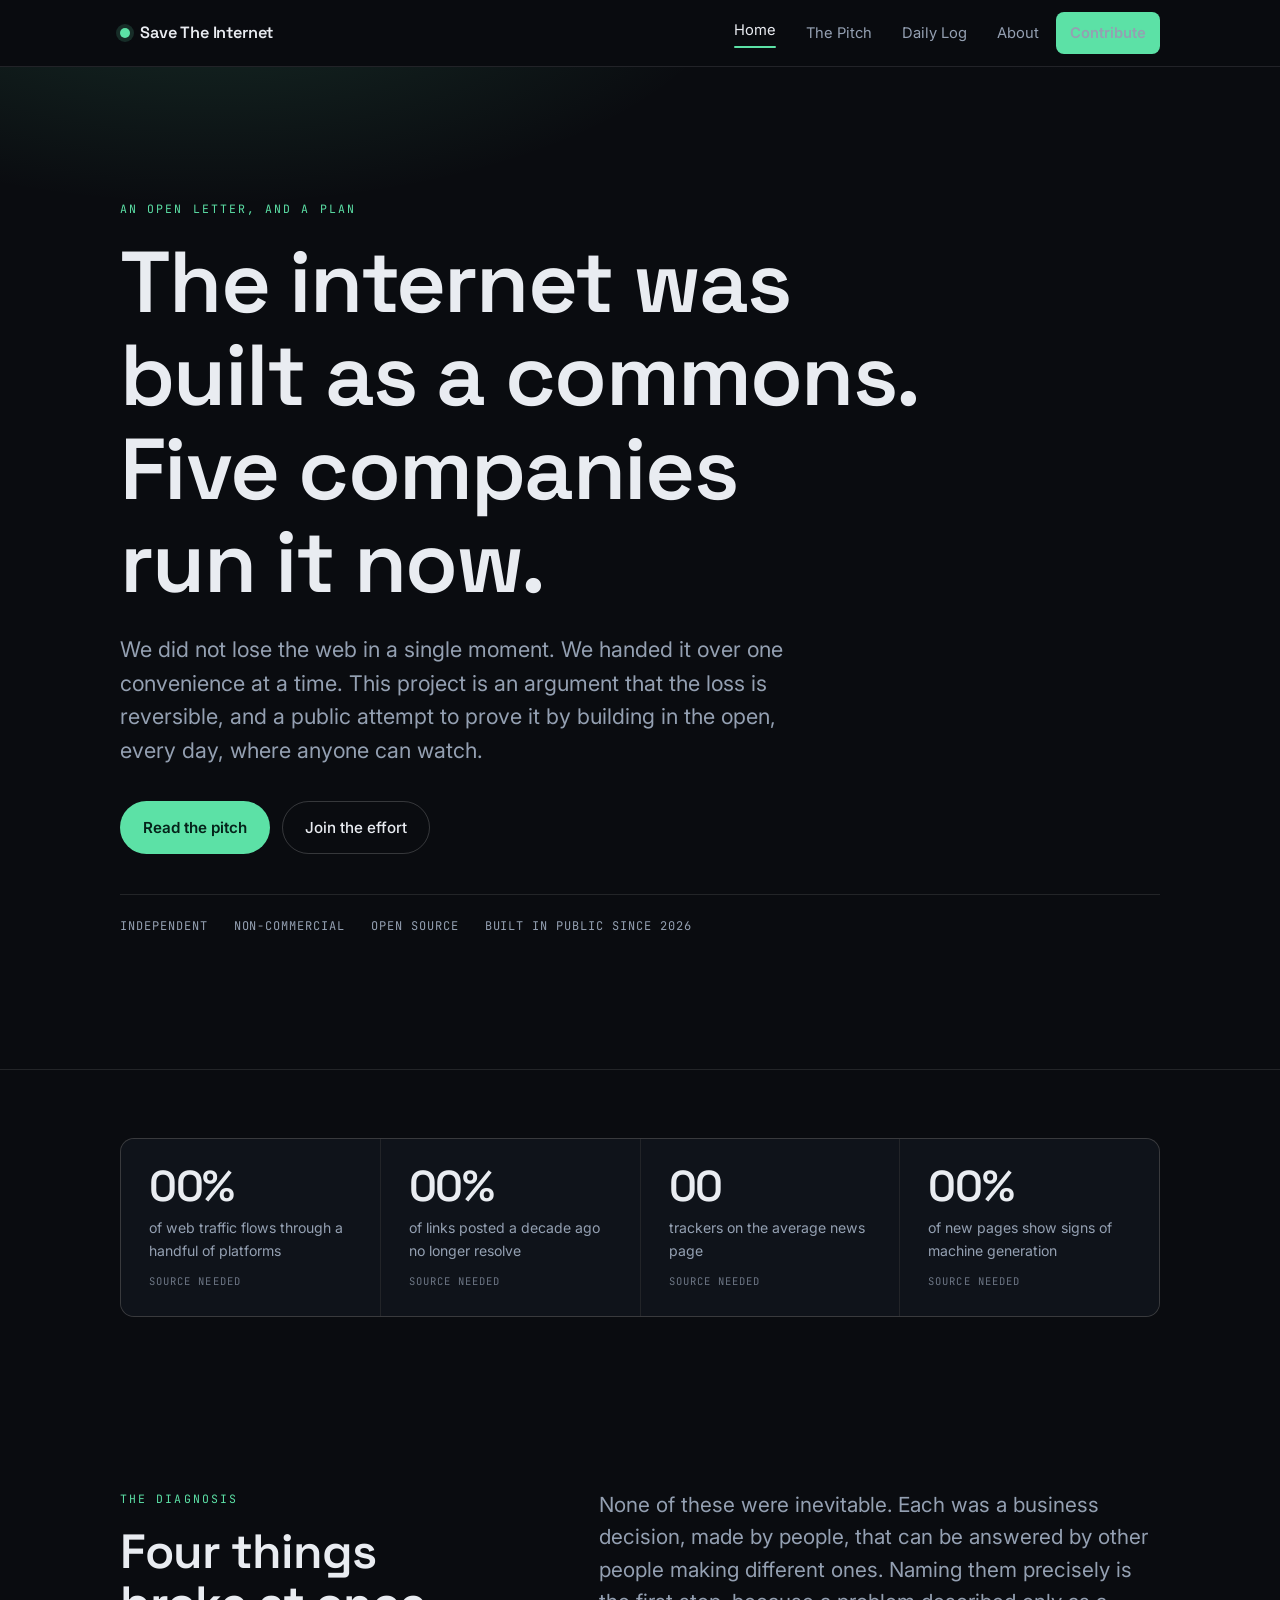
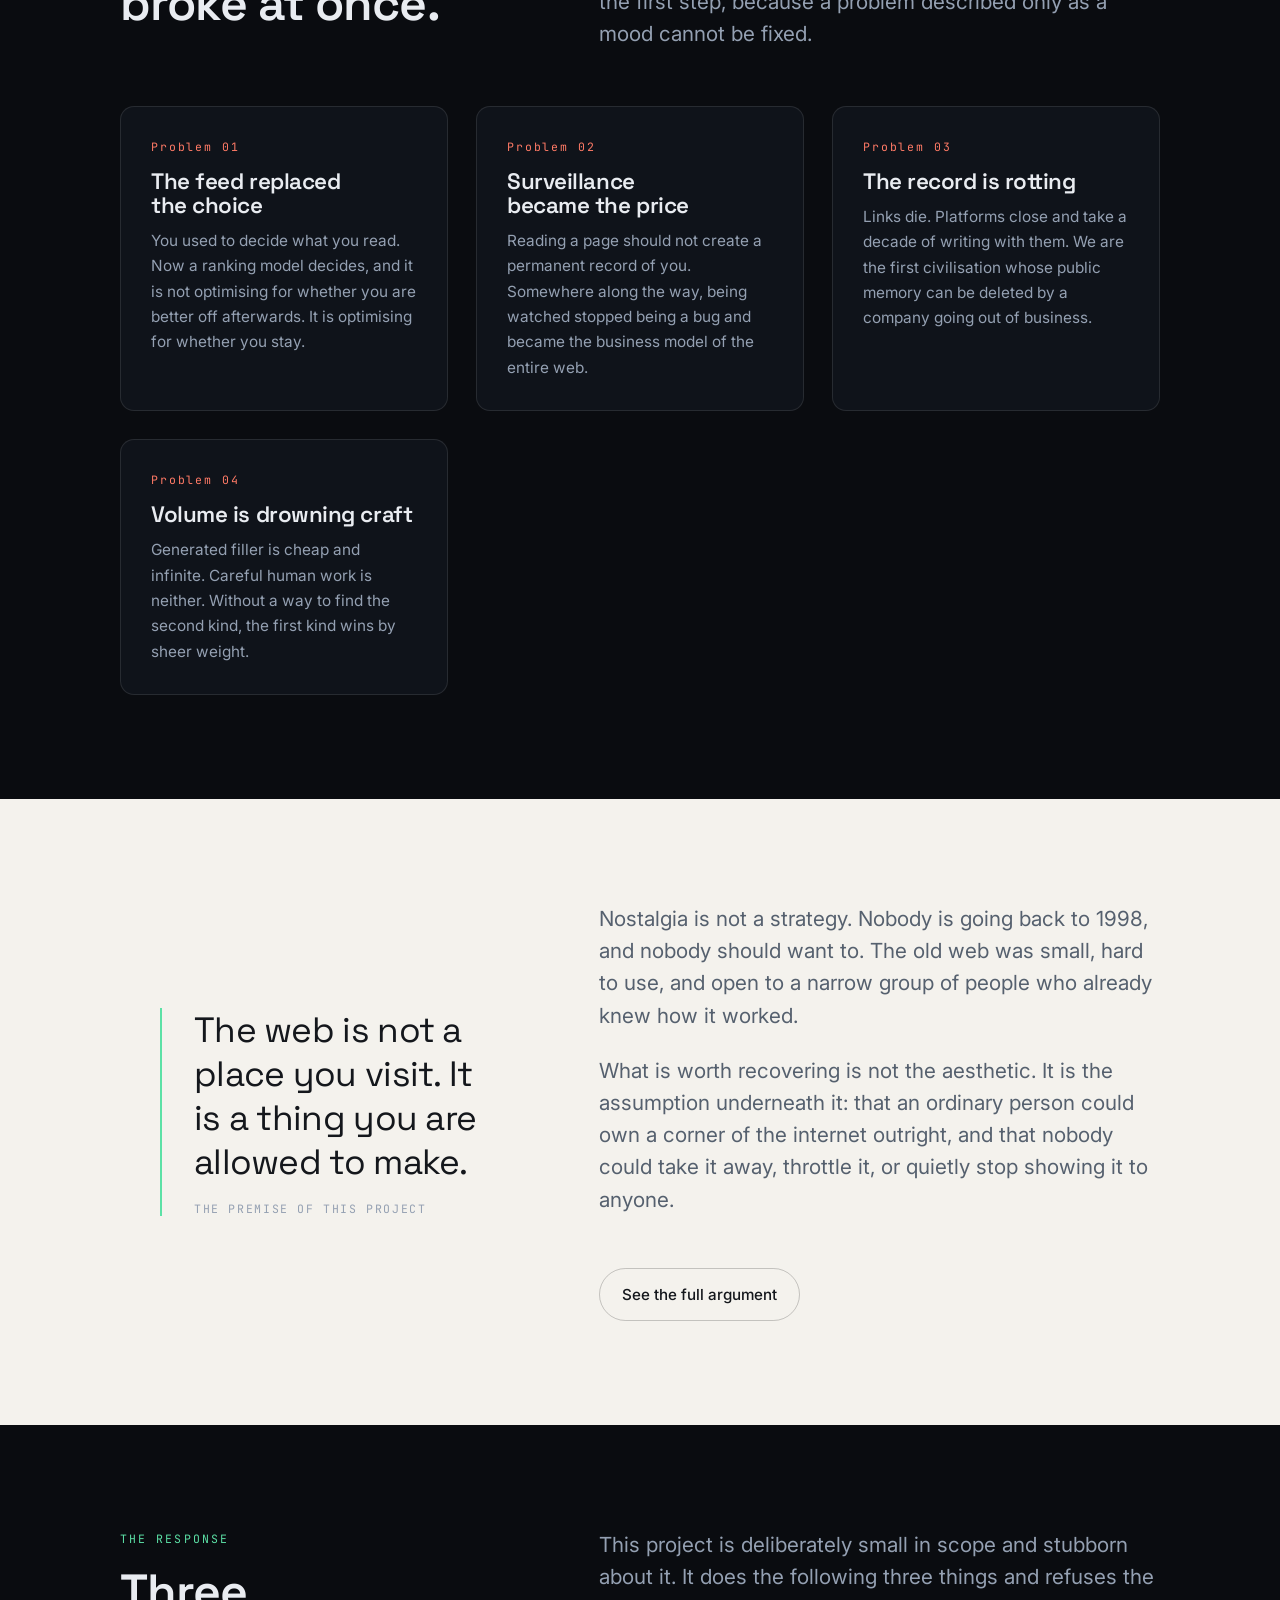
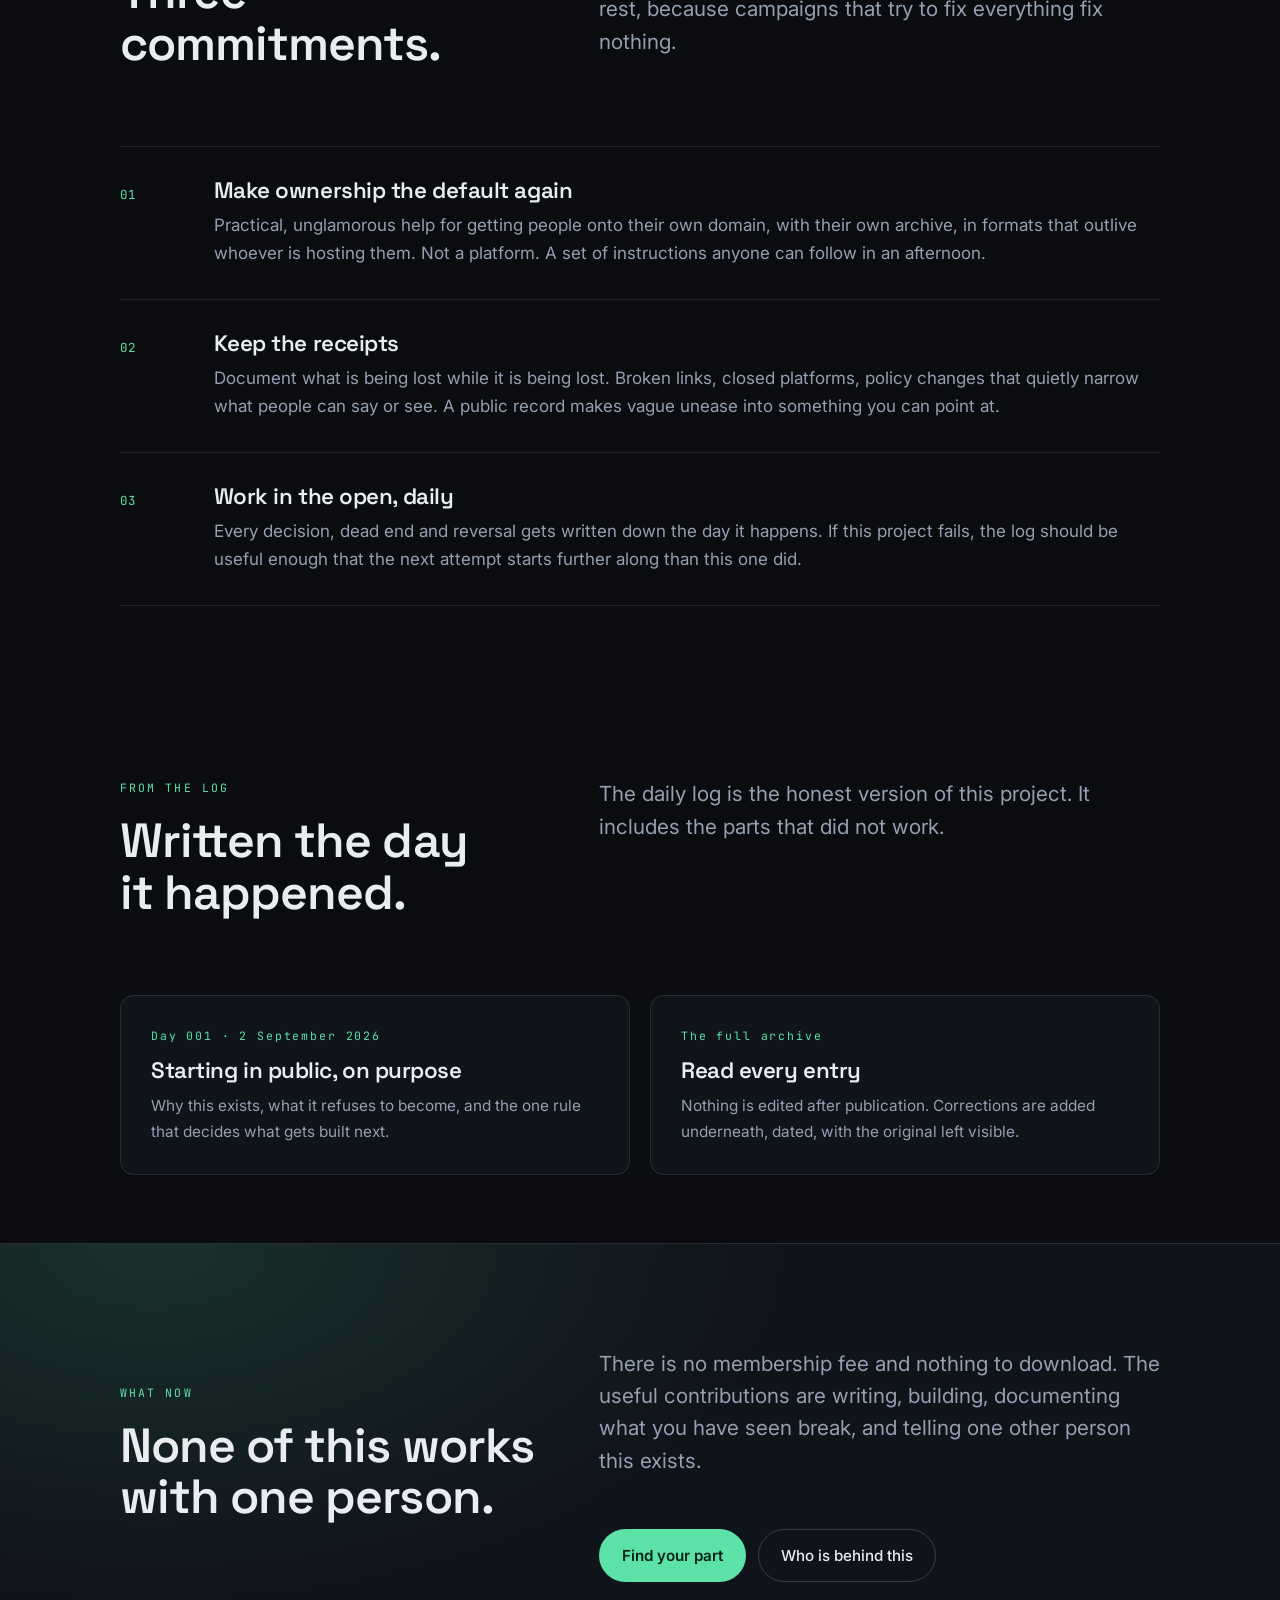
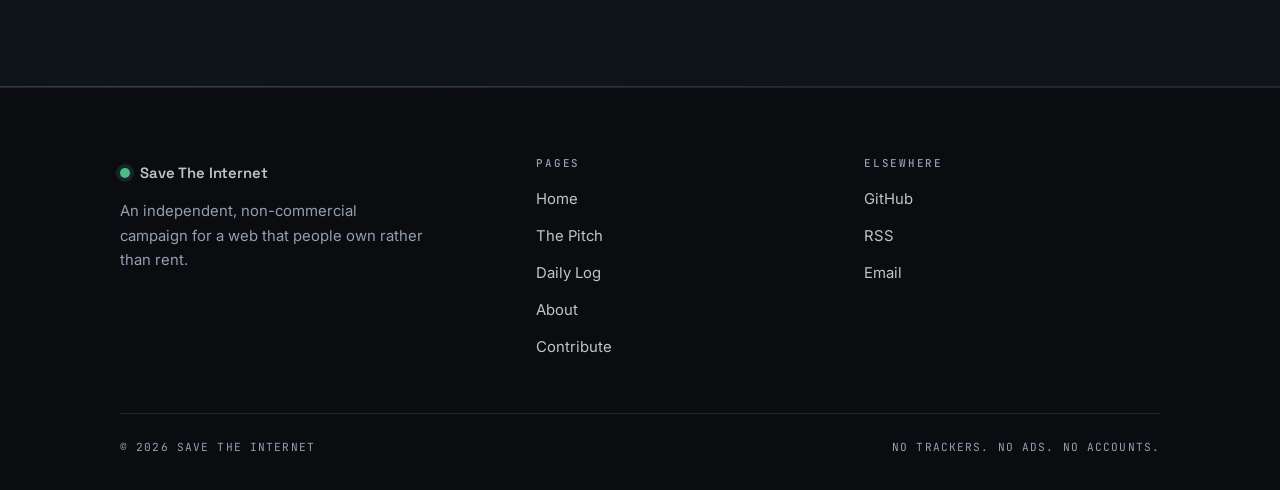
<file: index.html>
<!DOCTYPE html>
<html lang="en">
<head>
<meta charset="utf-8">
<meta name="viewport" content="width=device-width, initial-scale=1">
<title>Save The Internet</title>
<meta name="description" content="The web was built as a commons. A handful of companies run it now. This is the case for taking it back, and a plan for how.">
<meta property="og:title" content="Save The Internet">
<meta property="og:description" content="The web was built as a commons. A handful of companies run it now. Here is the plan to take it back.">
<meta property="og:type" content="website">
<link rel="icon" href="data:image/svg+xml,%3Csvg xmlns='http://www.w3.org/2000/svg' viewBox='0 0 32 32'%3E%3Crect width='32' height='32' rx='8' fill='%230A0C10'/%3E%3Ccircle cx='16' cy='16' r='7' fill='%235CE1A6'/%3E%3C/svg%3E">
<link rel="preconnect" href="https://fonts.googleapis.com">
<link rel="preconnect" href="https://fonts.gstatic.com" crossorigin>
<link href="https://fonts.googleapis.com/css2?family=Inter:wght@400;500;600&family=JetBrains+Mono:wght@400;500&family=Space+Grotesk:wght@500;600;700&display=swap" rel="stylesheet">
<link rel="stylesheet" href="assets/css/style.css">
</head>
<body>

<a class="skip-link" href="#main">Skip to content</a>

<header class="site-header">
  <div class="wrap">
    <nav class="nav" aria-label="Primary">
      <a class="brand" href="index.html">
        <span class="brand-dot" aria-hidden="true"></span>
        Save The Internet
      </a>

      <button class="nav-toggle" type="button" aria-expanded="false" aria-controls="nav-links" aria-label="Open menu">
        <span aria-hidden="true"></span>
      </button>

      <ul class="nav-links" id="nav-links">
        <li><a href="index.html" aria-current="page">Home</a></li>
        <li><a href="pitch.html">The Pitch</a></li>
        <li><a href="daily.html">Daily Log</a></li>
        <li><a href="about.html">About</a></li>
        <li class="nav-cta"><a class="btn btn--primary btn--sm" href="contribute.html">Contribute</a></li>
      </ul>
    </nav>
  </div>
</header>

<main id="main">

  <!-- Hero ---------------------------------------------------------------- -->
  <section class="hero">
    <div class="wrap">
      <span class="eyebrow">An open letter, and a plan</span>
      <h1>The internet was built as a commons. Five companies run it now.</h1>
      <p class="lead">
        We did not lose the web in a single moment. We handed it over one convenience at a time.
        This project is an argument that the loss is reversible, and a public attempt to prove it
        by building in the open, every day, where anyone can watch.
      </p>
      <div class="btn-row">
        <a class="btn btn--primary" href="pitch.html">Read the pitch</a>
        <a class="btn btn--ghost" href="contribute.html">Join the effort</a>
      </div>

      <div class="hero-meta">
        <span>Independent</span>
        <span>Non-commercial</span>
        <span>Open source</span>
        <span>Built in public since 2026</span>
      </div>
    </div>
  </section>

  <!-- Stats ---------------------------------------------------------------- -->
  <!-- TODO: every number below is a placeholder. Replace with a figure you have a
       real source for, and put that source in the <small> line. Do not publish
       unsourced statistics on an advocacy site. -->
  <section class="section section--tight">
    <div class="wrap">
      <div class="stats" data-reveal>
        <div class="stat">
          <b>00%</b>
          <span>of web traffic flows through a handful of platforms</span>
          <small>Source needed</small>
        </div>
        <div class="stat">
          <b>00%</b>
          <span>of links posted a decade ago no longer resolve</span>
          <small>Source needed</small>
        </div>
        <div class="stat">
          <b>00</b>
          <span>trackers on the average news page</span>
          <small>Source needed</small>
        </div>
        <div class="stat">
          <b>00%</b>
          <span>of new pages show signs of machine generation</span>
          <small>Source needed</small>
        </div>
      </div>
    </div>
  </section>

  <!-- Problem -------------------------------------------------------------- -->
  <section class="section">
    <div class="wrap">
      <div class="split mb-l">
        <div data-reveal>
          <span class="eyebrow">The diagnosis</span>
          <h2>Four things broke at once.</h2>
        </div>
        <p class="lead" data-reveal>
          None of these were inevitable. Each was a business decision, made by people, that can be
          answered by other people making different ones. Naming them precisely is the first step,
          because a problem described only as a mood cannot be fixed.
        </p>
      </div>

      <div class="grid grid--wide">
        <div class="card card--warn" data-reveal>
          <span class="card-num">Problem 01</span>
          <h3>The feed replaced the choice</h3>
          <p>
            You used to decide what you read. Now a ranking model decides, and it is not optimising
            for whether you are better off afterwards. It is optimising for whether you stay.
          </p>
        </div>
        <div class="card card--warn" data-reveal>
          <span class="card-num">Problem 02</span>
          <h3>Surveillance became the price</h3>
          <p>
            Reading a page should not create a permanent record of you. Somewhere along the way,
            being watched stopped being a bug and became the business model of the entire web.
          </p>
        </div>
        <div class="card card--warn" data-reveal>
          <span class="card-num">Problem 03</span>
          <h3>The record is rotting</h3>
          <p>
            Links die. Platforms close and take a decade of writing with them. We are the first
            civilisation whose public memory can be deleted by a company going out of business.
          </p>
        </div>
        <div class="card card--warn" data-reveal>
          <span class="card-num">Problem 04</span>
          <h3>Volume is drowning craft</h3>
          <p>
            Generated filler is cheap and infinite. Careful human work is neither. Without a way to
            find the second kind, the first kind wins by sheer weight.
          </p>
        </div>
      </div>
    </div>
  </section>

  <!-- Quote ---------------------------------------------------------------- -->
  <section class="section section--paper">
    <div class="wrap">
      <div class="split split--center">
        <blockquote class="quote" data-reveal>
          The web is not a place you visit. It is a thing you are allowed to make.
          <cite>The premise of this project</cite>
        </blockquote>
        <div data-reveal>
          <p class="lead">
            Nostalgia is not a strategy. Nobody is going back to 1998, and nobody should want to.
            The old web was small, hard to use, and open to a narrow group of people who already
            knew how it worked.
          </p>
          <p class="lead">
            What is worth recovering is not the aesthetic. It is the assumption underneath it: that
            an ordinary person could own a corner of the internet outright, and that nobody could
            take it away, throttle it, or quietly stop showing it to anyone.
          </p>
          <div class="btn-row mt-l">
            <a class="btn btn--ghost" href="pitch.html">See the full argument</a>
          </div>
        </div>
      </div>
    </div>
  </section>

  <!-- Solution ------------------------------------------------------------- -->
  <section class="section">
    <div class="wrap">
      <div class="split mb-l">
        <div data-reveal>
          <span class="eyebrow">The response</span>
          <h2>Three commitments.</h2>
        </div>
        <p class="lead" data-reveal>
          This project is deliberately small in scope and stubborn about it. It does the following
          three things and refuses the rest, because campaigns that try to fix everything fix nothing.
        </p>
      </div>

      <ol class="manifesto">
        <li data-reveal>
          <div>
            <h3>Make ownership the default again</h3>
            <p>
              Practical, unglamorous help for getting people onto their own domain, with their own
              archive, in formats that outlive whoever is hosting them. Not a platform. A set of
              instructions anyone can follow in an afternoon.
            </p>
          </div>
        </li>
        <li data-reveal>
          <div>
            <h3>Keep the receipts</h3>
            <p>
              Document what is being lost while it is being lost. Broken links, closed platforms,
              policy changes that quietly narrow what people can say or see. A public record makes
              vague unease into something you can point at.
            </p>
          </div>
        </li>
        <li data-reveal>
          <div>
            <h3>Work in the open, daily</h3>
            <p>
              Every decision, dead end and reversal gets written down the day it happens. If this
              project fails, the log should be useful enough that the next attempt starts further
              along than this one did.
            </p>
          </div>
        </li>
      </ol>
    </div>
  </section>

  <!-- Log preview ---------------------------------------------------------- -->
  <section class="section section--tight">
    <div class="wrap">
      <div class="split mb-l">
        <div data-reveal>
          <span class="eyebrow">From the log</span>
          <h2>Written the day it happened.</h2>
        </div>
        <p class="lead" data-reveal>
          The daily log is the honest version of this project. It includes the parts that did not
          work.
        </p>
      </div>

      <div class="grid grid--2">
        <a class="card card--link" href="daily.html" data-reveal>
          <span class="card-num">Day 001 &middot; 2 September 2026</span>
          <h3>Starting in public, on purpose</h3>
          <p>
            Why this exists, what it refuses to become, and the one rule that decides what gets
            built next.
          </p>
        </a>
        <a class="card card--link" href="daily.html" data-reveal>
          <span class="card-num">The full archive</span>
          <h3>Read every entry</h3>
          <p>
            Nothing is edited after publication. Corrections are added underneath, dated, with the
            original left visible.
          </p>
        </a>
      </div>
    </div>
  </section>

  <!-- CTA ------------------------------------------------------------------ -->
  <section class="section cta-band">
    <div class="wrap">
      <div class="split split--center">
        <div data-reveal>
          <span class="eyebrow">What now</span>
          <h2>None of this works with one person.</h2>
        </div>
        <div data-reveal>
          <p class="lead">
            There is no membership fee and nothing to download. The useful contributions are
            writing, building, documenting what you have seen break, and telling one other person
            this exists.
          </p>
          <div class="btn-row mt-l">
            <a class="btn btn--primary" href="contribute.html">Find your part</a>
            <a class="btn btn--ghost" href="about.html">Who is behind this</a>
          </div>
        </div>
      </div>
    </div>
  </section>

</main>

<footer class="site-footer">
  <div class="wrap">
    <div class="footer-top">
      <div class="footer-col">
        <a class="brand" href="index.html" style="margin-bottom:14px">
          <span class="brand-dot" aria-hidden="true"></span>
          Save The Internet
        </a>
        <p>An independent, non-commercial campaign for a web that people own rather than rent.</p>
      </div>
      <div class="footer-col">
        <h4>Pages</h4>
        <ul>
          <li><a href="index.html">Home</a></li>
          <li><a href="pitch.html">The Pitch</a></li>
          <li><a href="daily.html">Daily Log</a></li>
          <li><a href="about.html">About</a></li>
          <li><a href="contribute.html">Contribute</a></li>
        </ul>
      </div>
      <div class="footer-col">
        <h4>Elsewhere</h4>
        <ul>
          <li><a href="#">GitHub</a></li>
          <li><a href="#">RSS</a></li>
          <li><a href="#">Email</a></li>
        </ul>
      </div>
    </div>
    <div class="footer-bottom">
      <span>&copy; 2026 Save The Internet</span>
      <span>No trackers. No ads. No accounts.</span>
    </div>
  </div>
</footer>

<script src="assets/js/main.js"></script>
</body>
</html>
</file>
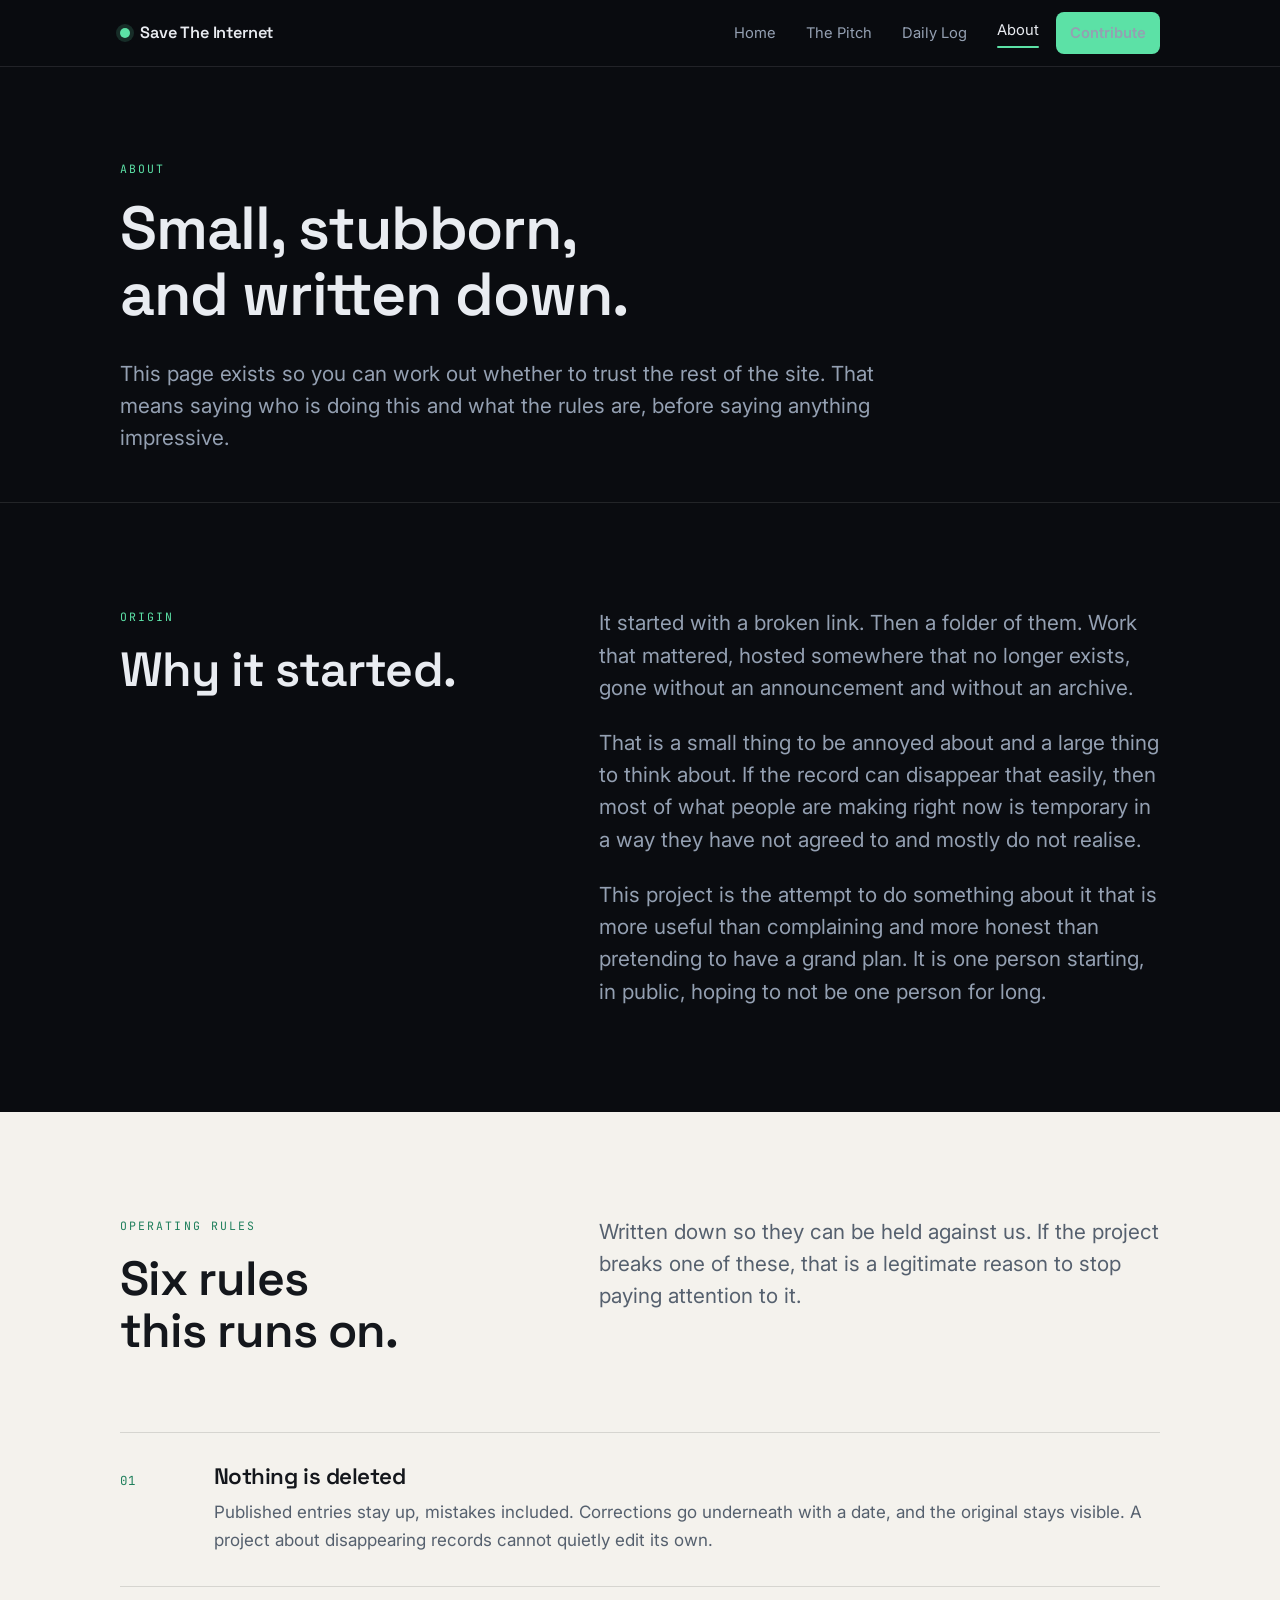
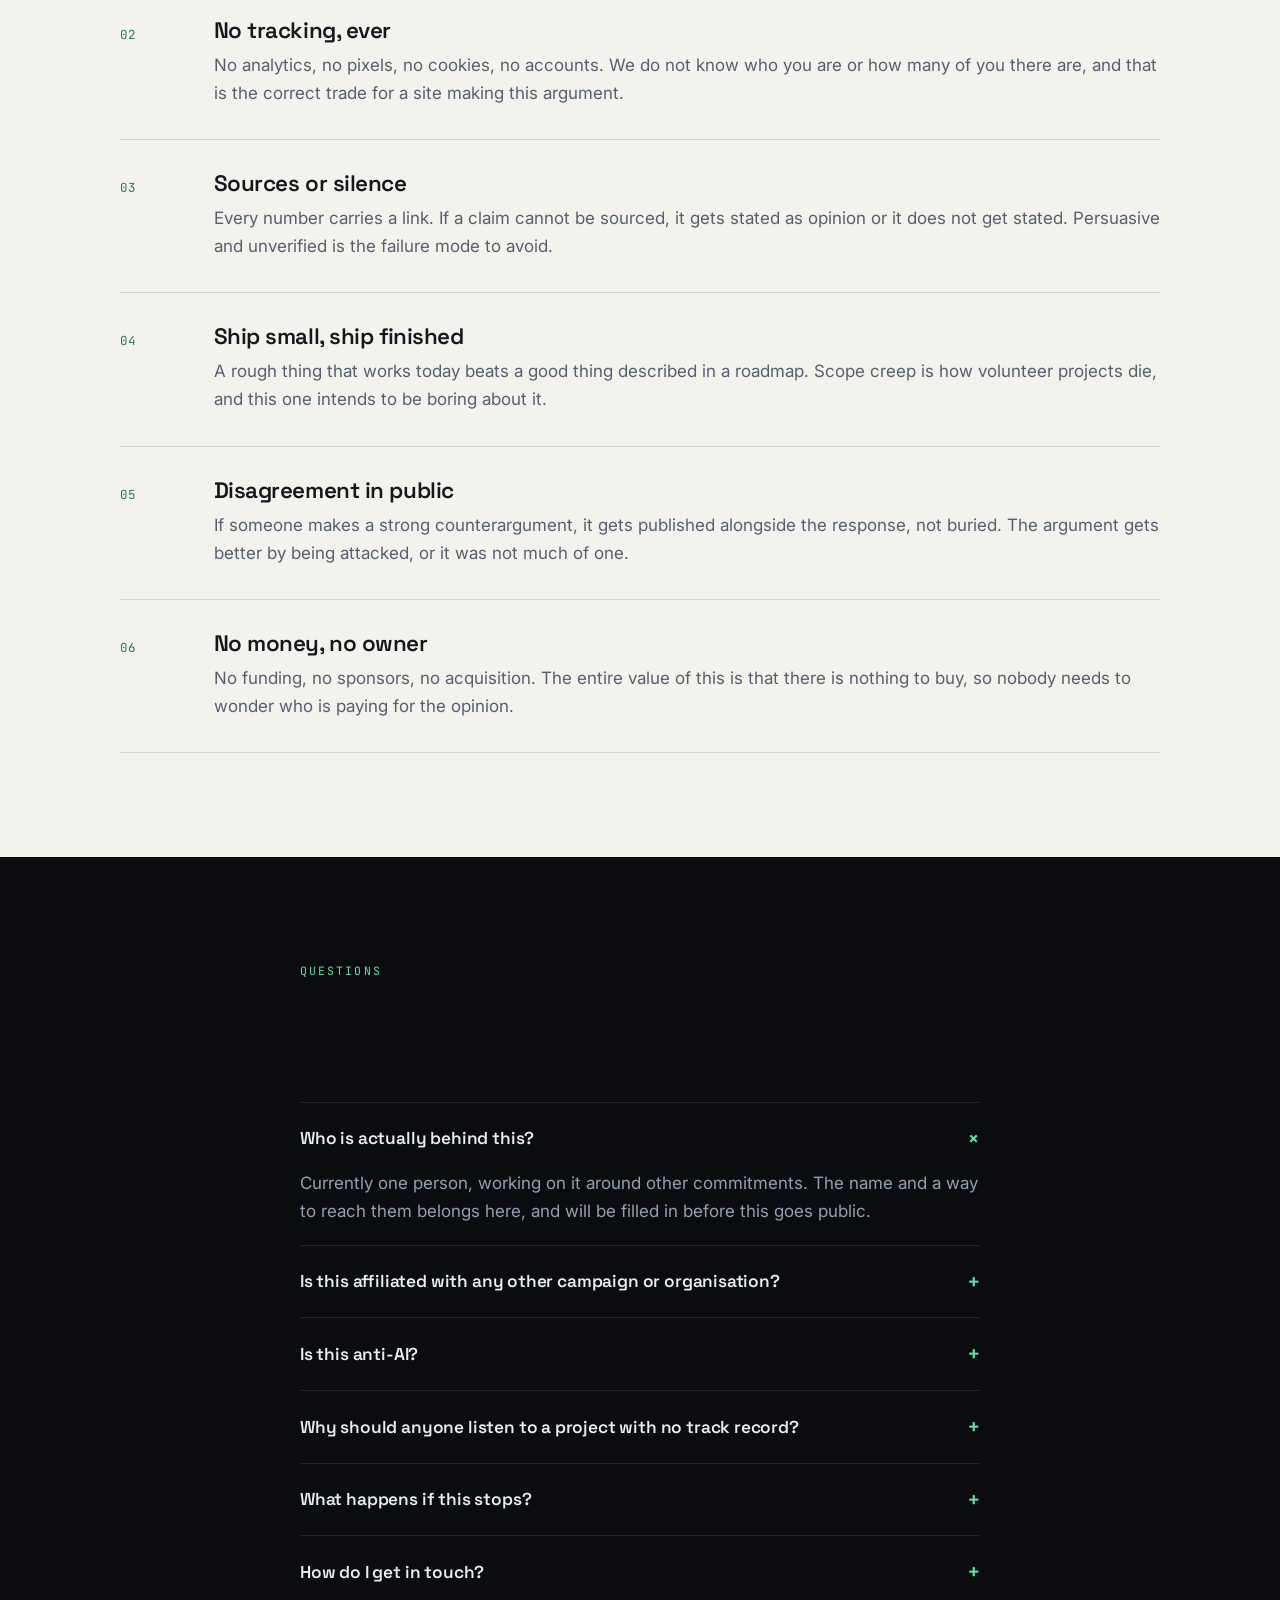
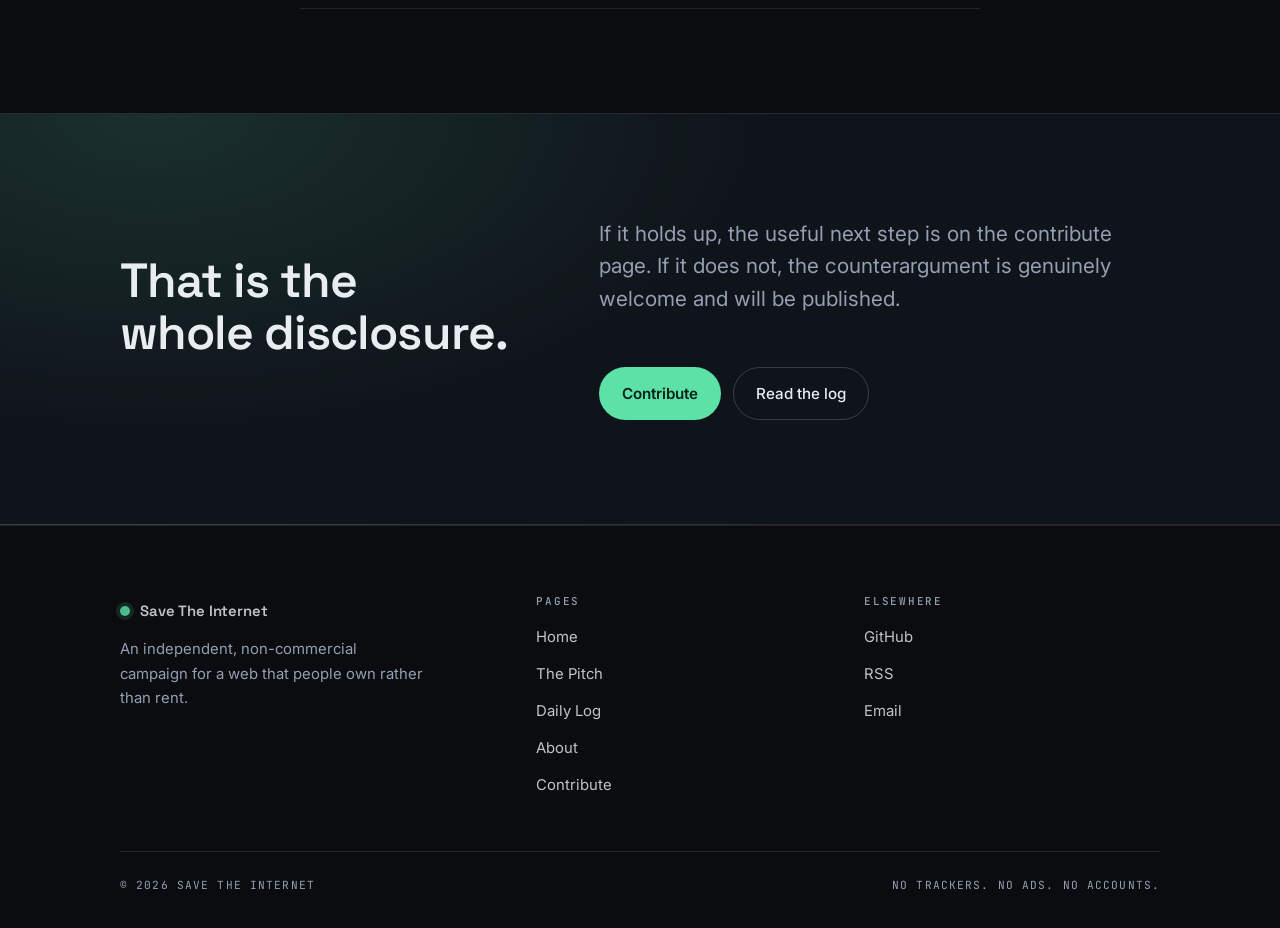
<file: about.html>
<!DOCTYPE html>
<html lang="en">
<head>
<meta charset="utf-8">
<meta name="viewport" content="width=device-width, initial-scale=1">
<title>About &middot; Save The Internet</title>
<meta name="description" content="Who is behind this, the principles it runs on, and answers to the obvious questions.">
<link rel="icon" href="data:image/svg+xml,%3Csvg xmlns='http://www.w3.org/2000/svg' viewBox='0 0 32 32'%3E%3Crect width='32' height='32' rx='8' fill='%230A0C10'/%3E%3Ccircle cx='16' cy='16' r='7' fill='%235CE1A6'/%3E%3C/svg%3E">
<link rel="preconnect" href="https://fonts.googleapis.com">
<link rel="preconnect" href="https://fonts.gstatic.com" crossorigin>
<link href="https://fonts.googleapis.com/css2?family=Inter:wght@400;500;600&family=JetBrains+Mono:wght@400;500&family=Space+Grotesk:wght@500;600;700&display=swap" rel="stylesheet">
<link rel="stylesheet" href="assets/css/style.css">
</head>
<body>

<a class="skip-link" href="#main">Skip to content</a>

<header class="site-header">
  <div class="wrap">
    <nav class="nav" aria-label="Primary">
      <a class="brand" href="index.html">
        <span class="brand-dot" aria-hidden="true"></span>
        Save The Internet
      </a>
      <button class="nav-toggle" type="button" aria-expanded="false" aria-controls="nav-links" aria-label="Open menu">
        <span aria-hidden="true"></span>
      </button>
      <ul class="nav-links" id="nav-links">
        <li><a href="index.html">Home</a></li>
        <li><a href="pitch.html">The Pitch</a></li>
        <li><a href="daily.html">Daily Log</a></li>
        <li><a href="about.html" aria-current="page">About</a></li>
        <li class="nav-cta"><a class="btn btn--primary btn--sm" href="contribute.html">Contribute</a></li>
      </ul>
    </nav>
  </div>
</header>

<main id="main">

  <section class="page-head">
    <div class="wrap">
      <span class="eyebrow">About</span>
      <h1>Small, stubborn, and written down.</h1>
      <p class="lead">
        This page exists so you can work out whether to trust the rest of the site. That means saying
        who is doing this and what the rules are, before saying anything impressive.
      </p>
    </div>
  </section>

  <!-- Origin --------------------------------------------------------------- -->
  <section class="section">
    <div class="wrap">
      <div class="split">
        <div data-reveal>
          <span class="eyebrow">Origin</span>
          <h2>Why it started.</h2>
        </div>
        <div data-reveal>
          <!-- TODO: replace this section with the real story in your own voice.
               Specific beats generic here. One concrete moment does more work than
               a paragraph of principle. -->
          <p class="lead">
            It started with a broken link. Then a folder of them. Work that mattered, hosted
            somewhere that no longer exists, gone without an announcement and without an archive.
          </p>
          <p class="lead">
            That is a small thing to be annoyed about and a large thing to think about. If the
            record can disappear that easily, then most of what people are making right now is
            temporary in a way they have not agreed to and mostly do not realise.
          </p>
          <p class="lead">
            This project is the attempt to do something about it that is more useful than
            complaining and more honest than pretending to have a grand plan. It is one person
            starting, in public, hoping to not be one person for long.
          </p>
        </div>
      </div>
    </div>
  </section>

  <!-- Principles ----------------------------------------------------------- -->
  <section class="section section--paper">
    <div class="wrap">
      <div class="split mb-l">
        <div data-reveal>
          <span class="eyebrow">Operating rules</span>
          <h2>Six rules this runs on.</h2>
        </div>
        <p class="lead" data-reveal>
          Written down so they can be held against us. If the project breaks one of these, that is a
          legitimate reason to stop paying attention to it.
        </p>
      </div>

      <ol class="manifesto">
        <li data-reveal>
          <div>
            <h3>Nothing is deleted</h3>
            <p>
              Published entries stay up, mistakes included. Corrections go underneath with a date,
              and the original stays visible. A project about disappearing records cannot quietly
              edit its own.
            </p>
          </div>
        </li>
        <li data-reveal>
          <div>
            <h3>No tracking, ever</h3>
            <p>
              No analytics, no pixels, no cookies, no accounts. We do not know who you are or how
              many of you there are, and that is the correct trade for a site making this argument.
            </p>
          </div>
        </li>
        <li data-reveal>
          <div>
            <h3>Sources or silence</h3>
            <p>
              Every number carries a link. If a claim cannot be sourced, it gets stated as opinion or
              it does not get stated. Persuasive and unverified is the failure mode to avoid.
            </p>
          </div>
        </li>
        <li data-reveal>
          <div>
            <h3>Ship small, ship finished</h3>
            <p>
              A rough thing that works today beats a good thing described in a roadmap. Scope creep
              is how volunteer projects die, and this one intends to be boring about it.
            </p>
          </div>
        </li>
        <li data-reveal>
          <div>
            <h3>Disagreement in public</h3>
            <p>
              If someone makes a strong counterargument, it gets published alongside the response,
              not buried. The argument gets better by being attacked, or it was not much of one.
            </p>
          </div>
        </li>
        <li data-reveal>
          <div>
            <h3>No money, no owner</h3>
            <p>
              No funding, no sponsors, no acquisition. The entire value of this is that there is
              nothing to buy, so nobody needs to wonder who is paying for the opinion.
            </p>
          </div>
        </li>
      </ol>
    </div>
  </section>

  <!-- FAQ ------------------------------------------------------------------ -->
  <section class="section">
    <div class="wrap wrap--narrow">
      <span class="eyebrow" data-reveal>Questions</span>
      <h2 class="mb-l" data-reveal>The obvious ones.</h2>

      <div class="faq" data-reveal>
        <details open>
          <summary>Who is actually behind this?</summary>
          <p>
            <!-- TODO: put your real name or chosen handle here, plus one line of context.
                 Anonymity is a valid choice, but say so explicitly rather than leaving a gap.
                 Readers fill silence with suspicion. -->
            Currently one person, working on it around other commitments. The name and a way to
            reach them belongs here, and will be filled in before this goes public.
          </p>
        </details>

        <details>
          <summary>Is this affiliated with any other campaign or organisation?</summary>
          <p>
            No. There is no parent organisation, no political party, no company and no funding
            behind it. If that ever changes it will be disclosed on this page and in the log on the
            day it happens.
          </p>
        </details>

        <details>
          <summary>Is this anti-AI?</summary>
          <p>
            No. The objection is to incentives that reward volume over care, which predates the
            current wave of tools by about twenty years. Tools are not the argument. What they get
            pointed at is.
          </p>
        </details>

        <details>
          <summary>Why should anyone listen to a project with no track record?</summary>
          <p>
            They should not, yet. That is the honest answer. The daily log exists so the track
            record accumulates in public where it can be checked, rather than being asserted.
            Judge it in a month.
          </p>
        </details>

        <details>
          <summary>What happens if this stops?</summary>
          <p>
            The site and the log stay up, with a final entry saying it stopped and why. Everything
            is plain files in a public repository, so anyone who wants to continue it can, without
            asking permission.
          </p>
        </details>

        <details>
          <summary>How do I get in touch?</summary>
          <p>
            <!-- TODO: real email address here. -->
            Through the form on the contribute page, or by email once that address is published
            here.
          </p>
        </details>
      </div>
    </div>
  </section>

  <section class="section cta-band">
    <div class="wrap">
      <div class="split split--center">
        <div data-reveal>
          <h2>That is the whole disclosure.</h2>
        </div>
        <div data-reveal>
          <p class="lead">
            If it holds up, the useful next step is on the contribute page. If it does not, the
            counterargument is genuinely welcome and will be published.
          </p>
          <div class="btn-row mt-l">
            <a class="btn btn--primary" href="contribute.html">Contribute</a>
            <a class="btn btn--ghost" href="daily.html">Read the log</a>
          </div>
        </div>
      </div>
    </div>
  </section>

</main>

<footer class="site-footer">
  <div class="wrap">
    <div class="footer-top">
      <div class="footer-col">
        <a class="brand" href="index.html" style="margin-bottom:14px">
          <span class="brand-dot" aria-hidden="true"></span>
          Save The Internet
        </a>
        <p>An independent, non-commercial campaign for a web that people own rather than rent.</p>
      </div>
      <div class="footer-col">
        <h4>Pages</h4>
        <ul>
          <li><a href="index.html">Home</a></li>
          <li><a href="pitch.html">The Pitch</a></li>
          <li><a href="daily.html">Daily Log</a></li>
          <li><a href="about.html">About</a></li>
          <li><a href="contribute.html">Contribute</a></li>
        </ul>
      </div>
      <div class="footer-col">
        <h4>Elsewhere</h4>
        <ul>
          <li><a href="#">GitHub</a></li>
          <li><a href="#">RSS</a></li>
          <li><a href="#">Email</a></li>
        </ul>
      </div>
    </div>
    <div class="footer-bottom">
      <span>&copy; 2026 Save The Internet</span>
      <span>No trackers. No ads. No accounts.</span>
    </div>
  </div>
</footer>

<script src="assets/js/main.js"></script>
</body>
</html>
</file>
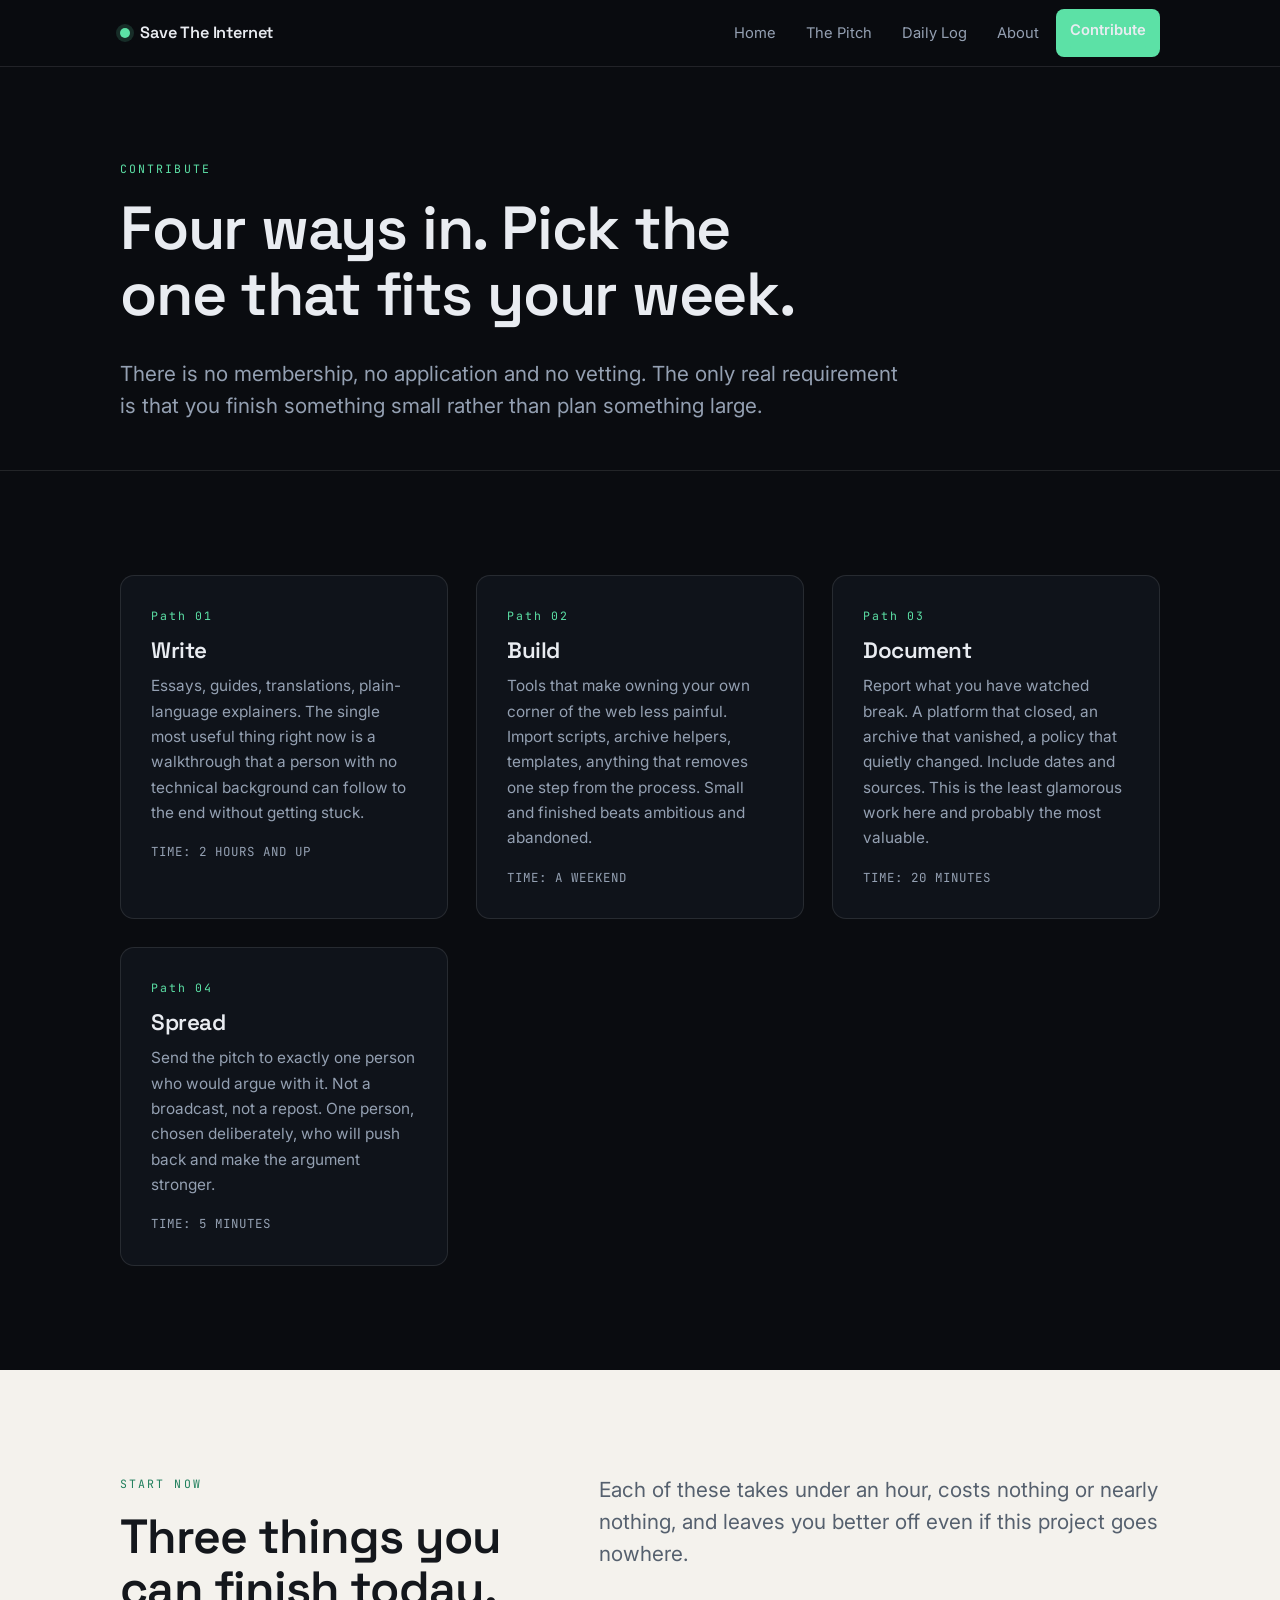
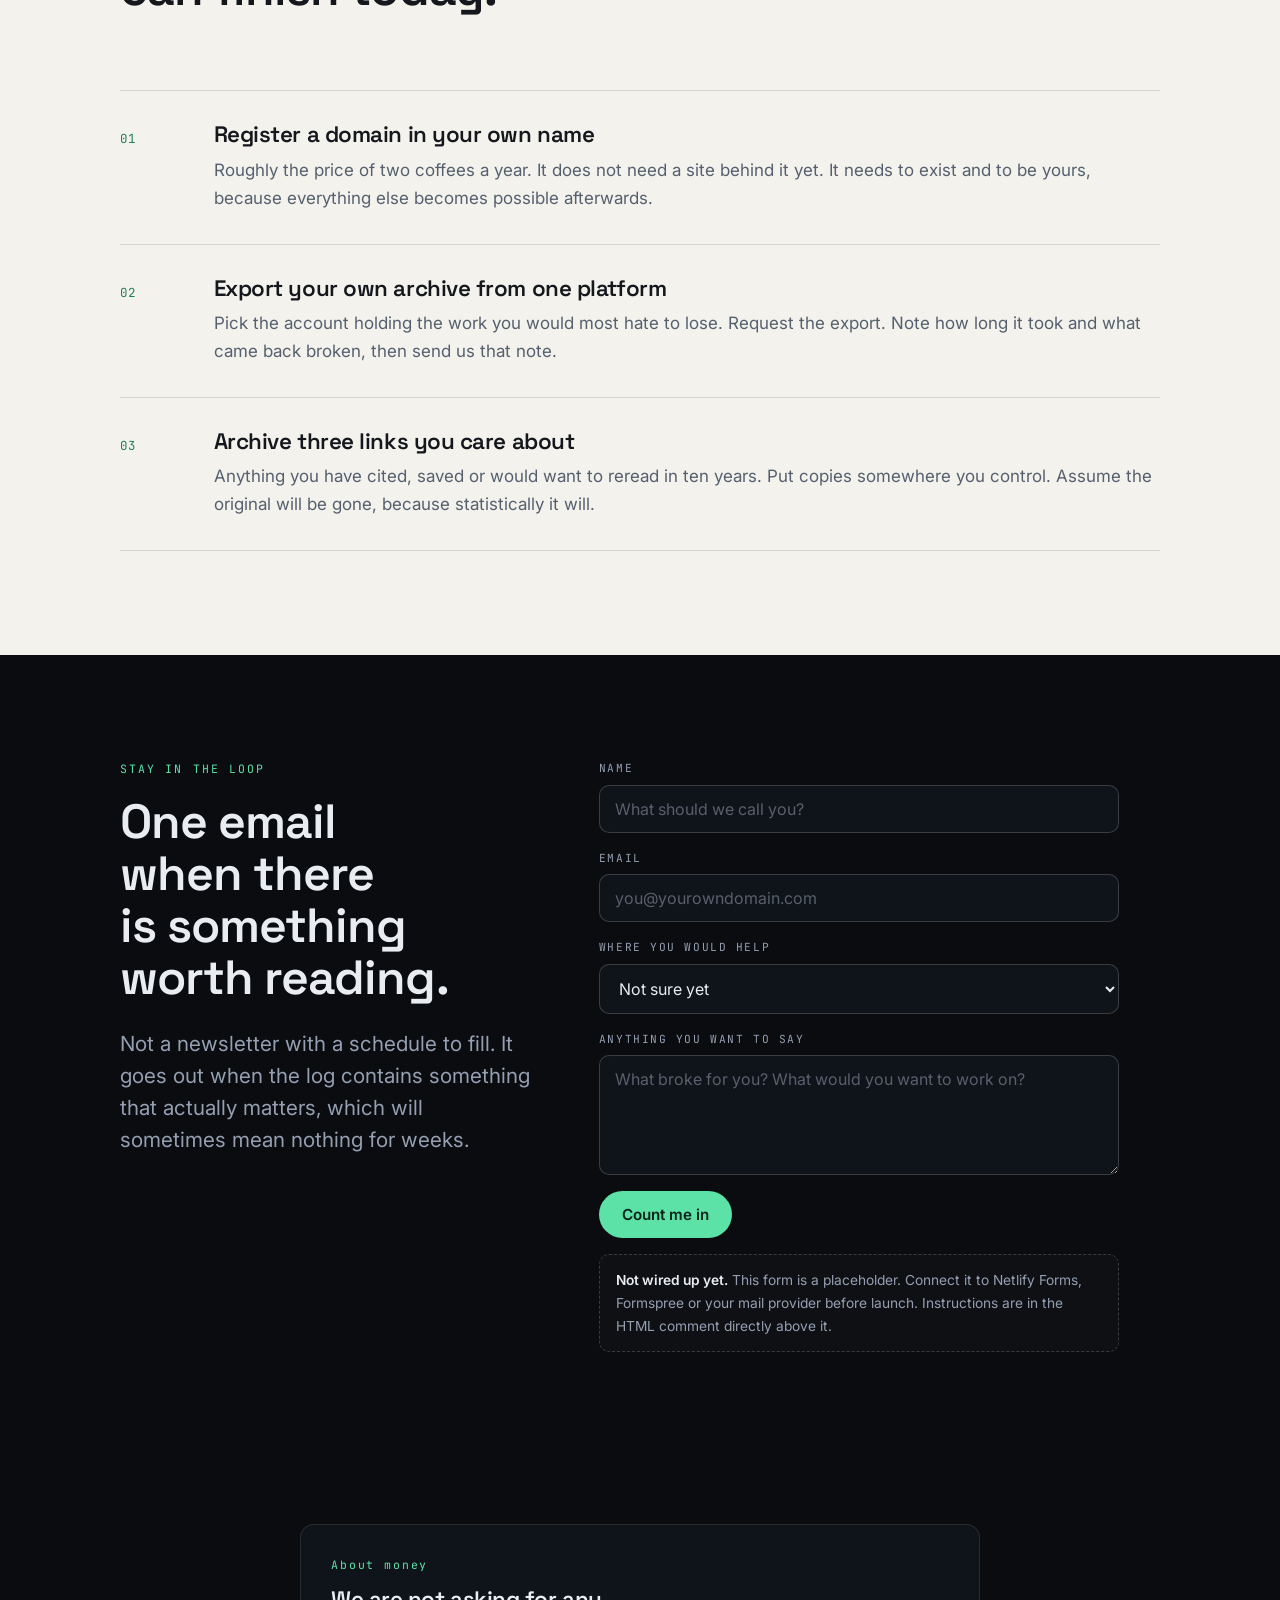
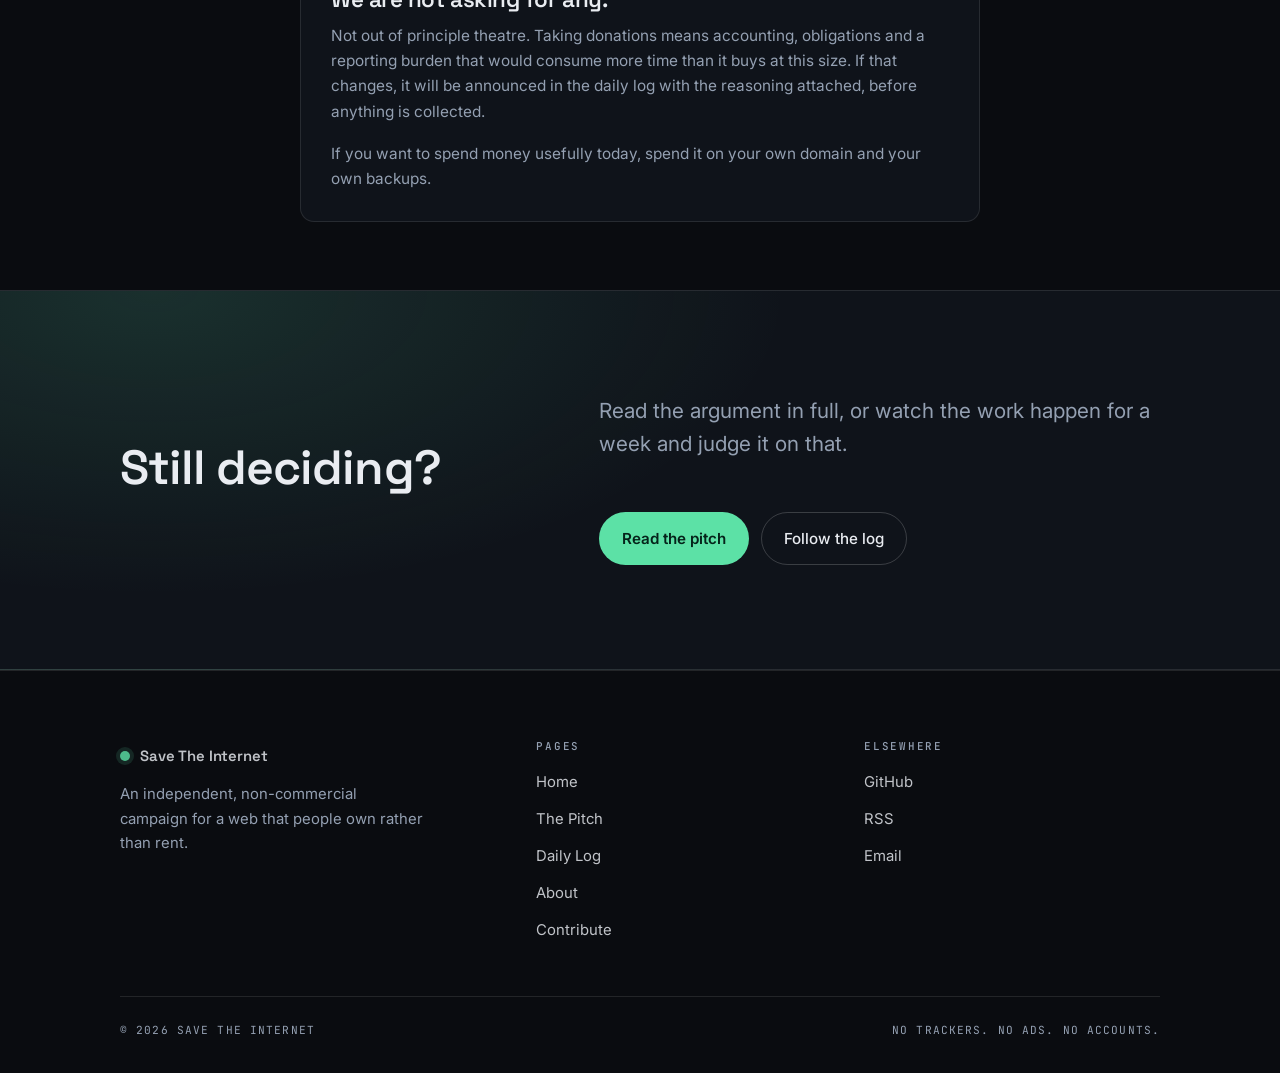
<file: contribute.html>
<!DOCTYPE html>
<html lang="en">
<head>
<meta charset="utf-8">
<meta name="viewport" content="width=device-width, initial-scale=1">
<title>Contribute &middot; Save The Internet</title>
<meta name="description" content="Four ways to help, one thing you can do today, and an honest note about money.">
<link rel="icon" href="data:image/svg+xml,%3Csvg xmlns='http://www.w3.org/2000/svg' viewBox='0 0 32 32'%3E%3Crect width='32' height='32' rx='8' fill='%230A0C10'/%3E%3Ccircle cx='16' cy='16' r='7' fill='%235CE1A6'/%3E%3C/svg%3E">
<link rel="preconnect" href="https://fonts.googleapis.com">
<link rel="preconnect" href="https://fonts.gstatic.com" crossorigin>
<link href="https://fonts.googleapis.com/css2?family=Inter:wght@400;500;600&family=JetBrains+Mono:wght@400;500&family=Space+Grotesk:wght@500;600;700&display=swap" rel="stylesheet">
<link rel="stylesheet" href="assets/css/style.css">
</head>
<body>

<a class="skip-link" href="#main">Skip to content</a>

<header class="site-header">
  <div class="wrap">
    <nav class="nav" aria-label="Primary">
      <a class="brand" href="index.html">
        <span class="brand-dot" aria-hidden="true"></span>
        Save The Internet
      </a>
      <button class="nav-toggle" type="button" aria-expanded="false" aria-controls="nav-links" aria-label="Open menu">
        <span aria-hidden="true"></span>
      </button>
      <ul class="nav-links" id="nav-links">
        <li><a href="index.html">Home</a></li>
        <li><a href="pitch.html">The Pitch</a></li>
        <li><a href="daily.html">Daily Log</a></li>
        <li><a href="about.html">About</a></li>
        <li class="nav-cta"><a class="btn btn--primary btn--sm" href="contribute.html" aria-current="page">Contribute</a></li>
      </ul>
    </nav>
  </div>
</header>

<main id="main">

  <section class="page-head">
    <div class="wrap">
      <span class="eyebrow">Contribute</span>
      <h1>Four ways in. Pick the one that fits your week.</h1>
      <p class="lead">
        There is no membership, no application and no vetting. The only real requirement is that you
        finish something small rather than plan something large.
      </p>
    </div>
  </section>

  <!-- Ways to help --------------------------------------------------------- -->
  <section class="section">
    <div class="wrap">
      <div class="grid grid--wide">
        <div class="card" data-reveal>
          <span class="card-num">Path 01</span>
          <h3>Write</h3>
          <p>
            Essays, guides, translations, plain-language explainers. The single most useful thing
            right now is a walkthrough that a person with no technical background can follow to the
            end without getting stuck.
          </p>
          <p class="mono" style="font-size:0.78rem;letter-spacing:0.08em;text-transform:uppercase;margin-top:16px">
            Time: 2 hours and up
          </p>
        </div>

        <div class="card" data-reveal>
          <span class="card-num">Path 02</span>
          <h3>Build</h3>
          <p>
            Tools that make owning your own corner of the web less painful. Import scripts, archive
            helpers, templates, anything that removes one step from the process. Small and finished
            beats ambitious and abandoned.
          </p>
          <p class="mono" style="font-size:0.78rem;letter-spacing:0.08em;text-transform:uppercase;margin-top:16px">
            Time: a weekend
          </p>
        </div>

        <div class="card" data-reveal>
          <span class="card-num">Path 03</span>
          <h3>Document</h3>
          <p>
            Report what you have watched break. A platform that closed, an archive that vanished, a
            policy that quietly changed. Include dates and sources. This is the least glamorous work
            here and probably the most valuable.
          </p>
          <p class="mono" style="font-size:0.78rem;letter-spacing:0.08em;text-transform:uppercase;margin-top:16px">
            Time: 20 minutes
          </p>
        </div>

        <div class="card" data-reveal>
          <span class="card-num">Path 04</span>
          <h3>Spread</h3>
          <p>
            Send the pitch to exactly one person who would argue with it. Not a broadcast, not a
            repost. One person, chosen deliberately, who will push back and make the argument
            stronger.
          </p>
          <p class="mono" style="font-size:0.78rem;letter-spacing:0.08em;text-transform:uppercase;margin-top:16px">
            Time: 5 minutes
          </p>
        </div>
      </div>
    </div>
  </section>

  <!-- Do it today ---------------------------------------------------------- -->
  <section class="section section--paper">
    <div class="wrap">
      <div class="split mb-l">
        <div data-reveal>
          <span class="eyebrow">Start now</span>
          <h2>Three things you can finish today.</h2>
        </div>
        <p class="lead" data-reveal>
          Each of these takes under an hour, costs nothing or nearly nothing, and leaves you better
          off even if this project goes nowhere.
        </p>
      </div>

      <ol class="manifesto">
        <li data-reveal>
          <div>
            <h3>Register a domain in your own name</h3>
            <p>
              Roughly the price of two coffees a year. It does not need a site behind it yet. It
              needs to exist and to be yours, because everything else becomes possible afterwards.
            </p>
          </div>
        </li>
        <li data-reveal>
          <div>
            <h3>Export your own archive from one platform</h3>
            <p>
              Pick the account holding the work you would most hate to lose. Request the export.
              Note how long it took and what came back broken, then send us that note.
            </p>
          </div>
        </li>
        <li data-reveal>
          <div>
            <h3>Archive three links you care about</h3>
            <p>
              Anything you have cited, saved or would want to reread in ten years. Put copies
              somewhere you control. Assume the original will be gone, because statistically it will.
            </p>
          </div>
        </li>
      </ol>
    </div>
  </section>

  <!-- Sign up -------------------------------------------------------------- -->
  <section class="section">
    <div class="wrap">
      <div class="split">
        <div data-reveal>
          <span class="eyebrow">Stay in the loop</span>
          <h2>One email when there is something worth reading.</h2>
          <p class="lead">
            Not a newsletter with a schedule to fill. It goes out when the log contains something
            that actually matters, which will sometimes mean nothing for weeks.
          </p>
        </div>

        <div data-reveal>
          <!-- TODO: this form is not connected to anything yet.
               Easiest options, no backend required:
                 - Netlify Forms: add  netlify  and  name="contribute"  to the <form> tag, deploy to Netlify.
                 - Formspree: set action="https://formspree.io/f/YOUR_ID" method="POST".
                 - Buttondown / Mailchimp: paste their action URL and field names.
               Until then the button does nothing, by design. -->
          <form class="form" action="#" method="post" onsubmit="return false;">
            <div class="field">
              <label for="name">Name</label>
              <input type="text" id="name" name="name" placeholder="What should we call you?" autocomplete="name">
            </div>

            <div class="field">
              <label for="email">Email</label>
              <input type="email" id="email" name="email" placeholder="you@yourowndomain.com" autocomplete="email" required>
            </div>

            <div class="field">
              <label for="path">Where you would help</label>
              <select id="path" name="path">
                <option value="">Not sure yet</option>
                <option value="write">Writing</option>
                <option value="build">Building</option>
                <option value="document">Documenting</option>
                <option value="spread">Spreading the word</option>
              </select>
            </div>

            <div class="field">
              <label for="note">Anything you want to say</label>
              <textarea id="note" name="note" placeholder="What broke for you? What would you want to work on?"></textarea>
            </div>

            <div class="btn-row">
              <button class="btn btn--primary" type="submit">Count me in</button>
            </div>

            <p class="notice">
              <b>Not wired up yet.</b> This form is a placeholder. Connect it to Netlify Forms,
              Formspree or your mail provider before launch. Instructions are in the HTML comment
              directly above it.
            </p>
          </form>
        </div>
      </div>
    </div>
  </section>

  <!-- Money ---------------------------------------------------------------- -->
  <section class="section section--tight">
    <div class="wrap wrap--narrow">
      <div class="card" data-reveal>
        <span class="card-num">About money</span>
        <h3>We are not asking for any.</h3>
        <p>
          Not out of principle theatre. Taking donations means accounting, obligations and a
          reporting burden that would consume more time than it buys at this size. If that changes,
          it will be announced in the daily log with the reasoning attached, before anything is
          collected.
        </p>
        <p>
          If you want to spend money usefully today, spend it on your own domain and your own
          backups.
        </p>
      </div>
    </div>
  </section>

  <section class="section cta-band">
    <div class="wrap">
      <div class="split split--center">
        <div data-reveal>
          <h2>Still deciding?</h2>
        </div>
        <div data-reveal>
          <p class="lead">
            Read the argument in full, or watch the work happen for a week and judge it on that.
          </p>
          <div class="btn-row mt-l">
            <a class="btn btn--primary" href="pitch.html">Read the pitch</a>
            <a class="btn btn--ghost" href="daily.html">Follow the log</a>
          </div>
        </div>
      </div>
    </div>
  </section>

</main>

<footer class="site-footer">
  <div class="wrap">
    <div class="footer-top">
      <div class="footer-col">
        <a class="brand" href="index.html" style="margin-bottom:14px">
          <span class="brand-dot" aria-hidden="true"></span>
          Save The Internet
        </a>
        <p>An independent, non-commercial campaign for a web that people own rather than rent.</p>
      </div>
      <div class="footer-col">
        <h4>Pages</h4>
        <ul>
          <li><a href="index.html">Home</a></li>
          <li><a href="pitch.html">The Pitch</a></li>
          <li><a href="daily.html">Daily Log</a></li>
          <li><a href="about.html">About</a></li>
          <li><a href="contribute.html">Contribute</a></li>
        </ul>
      </div>
      <div class="footer-col">
        <h4>Elsewhere</h4>
        <ul>
          <li><a href="#">GitHub</a></li>
          <li><a href="#">RSS</a></li>
          <li><a href="#">Email</a></li>
        </ul>
      </div>
    </div>
    <div class="footer-bottom">
      <span>&copy; 2026 Save The Internet</span>
      <span>No trackers. No ads. No accounts.</span>
    </div>
  </div>
</footer>

<script src="assets/js/main.js"></script>
</body>
</html>
</file>
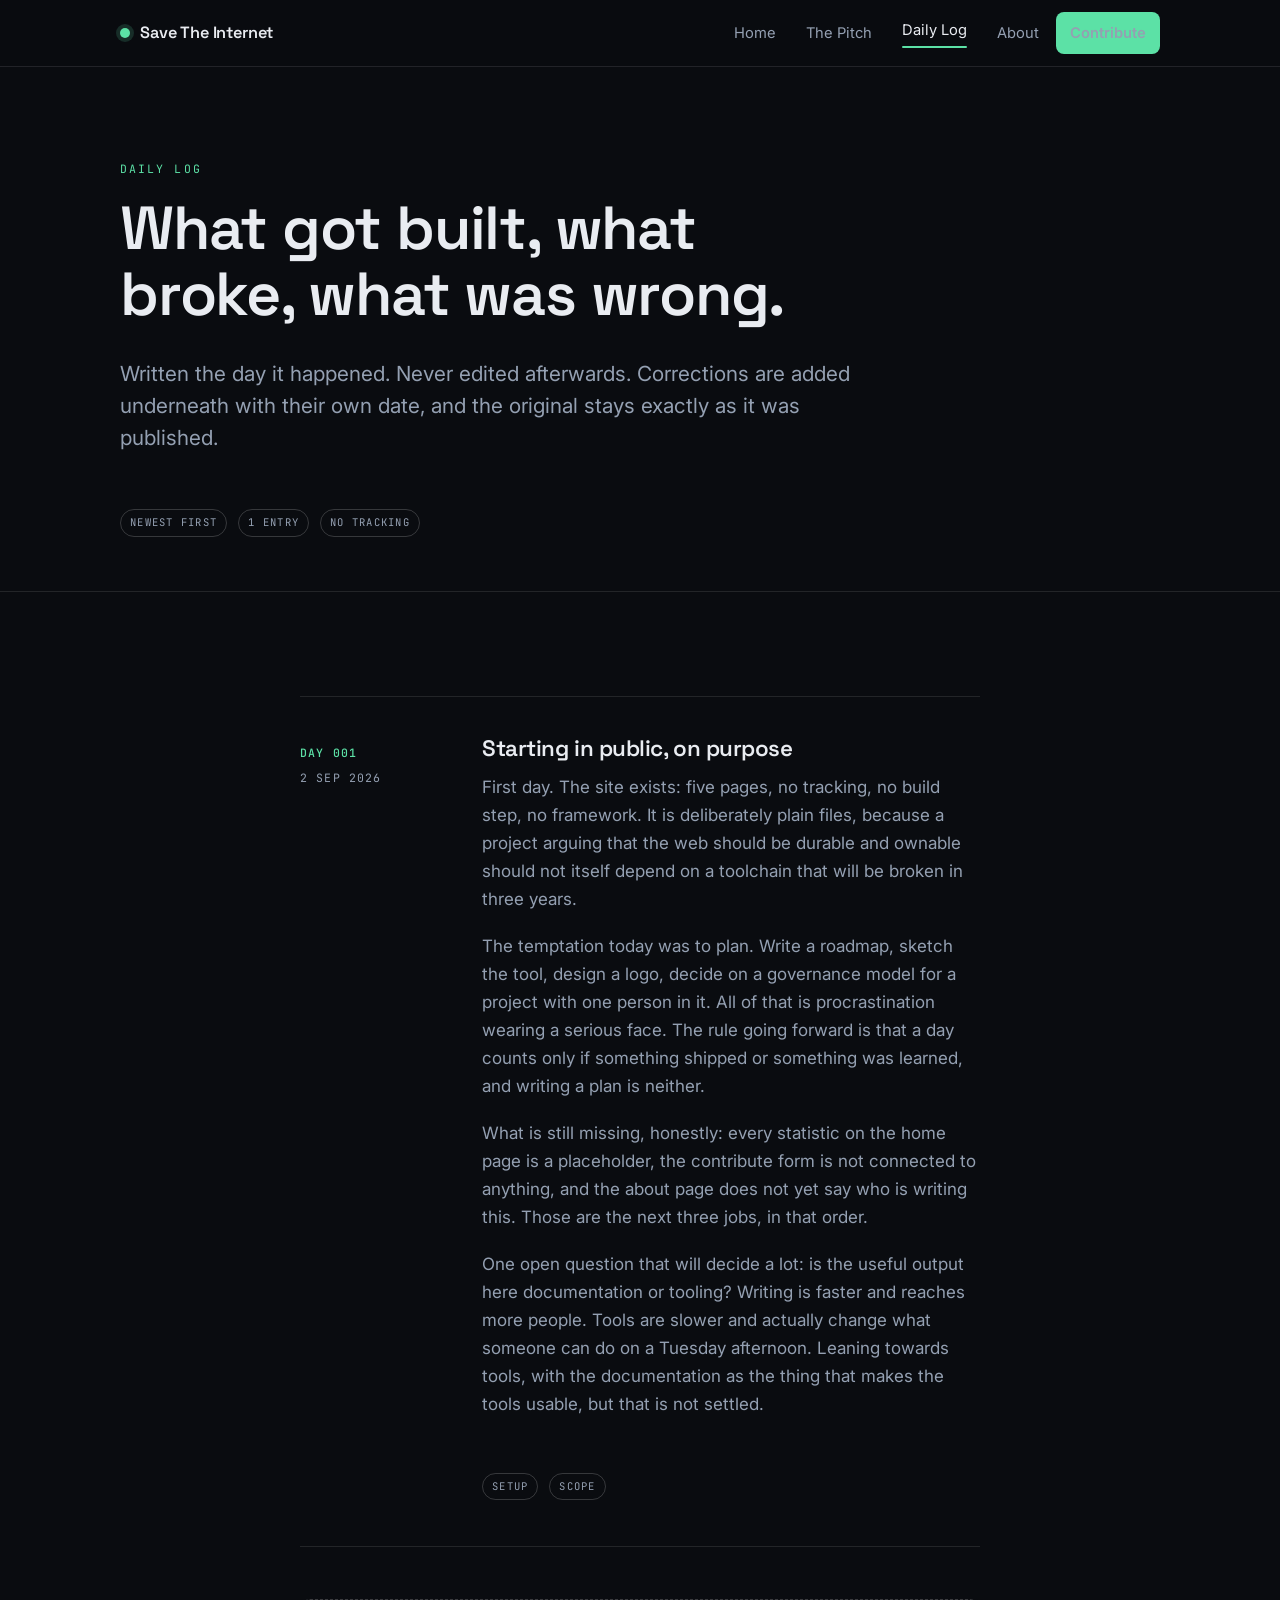
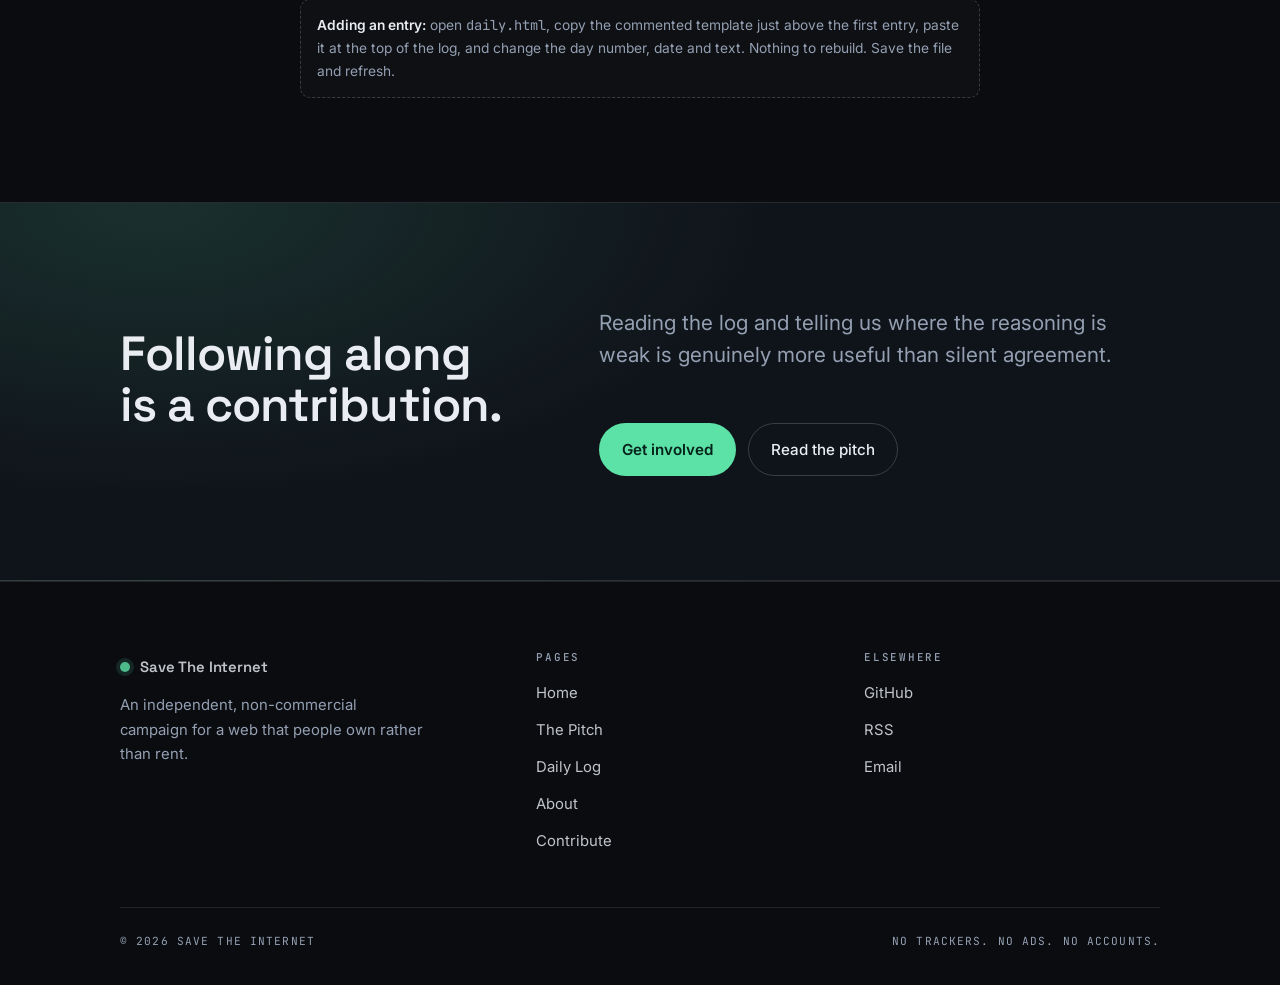
<file: daily.html>
<!DOCTYPE html>
<html lang="en">
<head>
<meta charset="utf-8">
<meta name="viewport" content="width=device-width, initial-scale=1">
<title>Daily Log &middot; Save The Internet</title>
<meta name="description" content="What got built, what broke, and what was wrong. Written the day it happened, never edited after.">
<link rel="icon" href="data:image/svg+xml,%3Csvg xmlns='http://www.w3.org/2000/svg' viewBox='0 0 32 32'%3E%3Crect width='32' height='32' rx='8' fill='%230A0C10'/%3E%3Ccircle cx='16' cy='16' r='7' fill='%235CE1A6'/%3E%3C/svg%3E">
<link rel="preconnect" href="https://fonts.googleapis.com">
<link rel="preconnect" href="https://fonts.gstatic.com" crossorigin>
<link href="https://fonts.googleapis.com/css2?family=Inter:wght@400;500;600&family=JetBrains+Mono:wght@400;500&family=Space+Grotesk:wght@500;600;700&display=swap" rel="stylesheet">
<link rel="stylesheet" href="assets/css/style.css">
</head>
<body>

<a class="skip-link" href="#main">Skip to content</a>

<header class="site-header">
  <div class="wrap">
    <nav class="nav" aria-label="Primary">
      <a class="brand" href="index.html">
        <span class="brand-dot" aria-hidden="true"></span>
        Save The Internet
      </a>
      <button class="nav-toggle" type="button" aria-expanded="false" aria-controls="nav-links" aria-label="Open menu">
        <span aria-hidden="true"></span>
      </button>
      <ul class="nav-links" id="nav-links">
        <li><a href="index.html">Home</a></li>
        <li><a href="pitch.html">The Pitch</a></li>
        <li><a href="daily.html" aria-current="page">Daily Log</a></li>
        <li><a href="about.html">About</a></li>
        <li class="nav-cta"><a class="btn btn--primary btn--sm" href="contribute.html">Contribute</a></li>
      </ul>
    </nav>
  </div>
</header>

<main id="main">

  <section class="page-head">
    <div class="wrap">
      <span class="eyebrow">Daily log</span>
      <h1>What got built, what broke, what was wrong.</h1>
      <p class="lead">
        Written the day it happened. Never edited afterwards. Corrections are added underneath with
        their own date, and the original stays exactly as it was published.
      </p>
      <div class="mt-l">
        <span class="tag">Newest first</span>
        <span class="tag">1 entry</span>
        <span class="tag">No tracking</span>
      </div>
    </div>
  </section>

  <section class="section">
    <div class="wrap wrap--narrow">

      <div class="log">

        <!-- =================================================================
             ENTRY TEMPLATE - copy this block, put it at the TOP of .log,
             and fill it in. Keep entries newest first.

             <article class="log-entry" id="day-002" data-reveal>
               <div class="log-meta">
                 <b>Day 002</b>
                 <time datetime="2026-09-03">3 Sep 2026</time>
               </div>
               <div class="log-body">
                 <h3>Headline for the day</h3>
                 <p>What you did, what happened, what you got wrong.</p>
               </div>
             </article>

             Also update the entry count in the tag row above.
             ================================================================= -->

        <article class="log-entry" id="day-001" data-reveal>
          <div class="log-meta">
            <b>Day 001</b>
            <time datetime="2026-09-02">2 Sep 2026</time>
          </div>
          <div class="log-body">
            <h3>Starting in public, on purpose</h3>
            <p>
              First day. The site exists: five pages, no tracking, no build step, no framework. It
              is deliberately plain files, because a project arguing that the web should be durable
              and ownable should not itself depend on a toolchain that will be broken in three
              years.
            </p>
            <p>
              The temptation today was to plan. Write a roadmap, sketch the tool, design a logo,
              decide on a governance model for a project with one person in it. All of that is
              procrastination wearing a serious face. The rule going forward is that a day counts
              only if something shipped or something was learned, and writing a plan is neither.
            </p>
            <p>
              What is still missing, honestly: every statistic on the home page is a placeholder,
              the contribute form is not connected to anything, and the about page does not yet say
              who is writing this. Those are the next three jobs, in that order.
            </p>
            <p>
              One open question that will decide a lot: is the useful output here documentation or
              tooling? Writing is faster and reaches more people. Tools are slower and actually
              change what someone can do on a Tuesday afternoon. Leaning towards tools, with the
              documentation as the thing that makes the tools usable, but that is not settled.
            </p>
            <div class="mt-l">
              <span class="tag">Setup</span>
              <span class="tag">Scope</span>
            </div>
          </div>
        </article>

      </div>

      <div class="notice mt-l" data-reveal>
        <b>Adding an entry:</b> open <span class="mono">daily.html</span>, copy the commented
        template just above the first entry, paste it at the top of the log, and change the day
        number, date and text. Nothing to rebuild. Save the file and refresh.
      </div>

    </div>
  </section>

  <section class="section cta-band">
    <div class="wrap">
      <div class="split split--center">
        <div data-reveal>
          <h2>Following along is a contribution.</h2>
        </div>
        <div data-reveal>
          <p class="lead">
            Reading the log and telling us where the reasoning is weak is genuinely more useful than
            silent agreement.
          </p>
          <div class="btn-row mt-l">
            <a class="btn btn--primary" href="contribute.html">Get involved</a>
            <a class="btn btn--ghost" href="pitch.html">Read the pitch</a>
          </div>
        </div>
      </div>
    </div>
  </section>

</main>

<footer class="site-footer">
  <div class="wrap">
    <div class="footer-top">
      <div class="footer-col">
        <a class="brand" href="index.html" style="margin-bottom:14px">
          <span class="brand-dot" aria-hidden="true"></span>
          Save The Internet
        </a>
        <p>An independent, non-commercial campaign for a web that people own rather than rent.</p>
      </div>
      <div class="footer-col">
        <h4>Pages</h4>
        <ul>
          <li><a href="index.html">Home</a></li>
          <li><a href="pitch.html">The Pitch</a></li>
          <li><a href="daily.html">Daily Log</a></li>
          <li><a href="about.html">About</a></li>
          <li><a href="contribute.html">Contribute</a></li>
        </ul>
      </div>
      <div class="footer-col">
        <h4>Elsewhere</h4>
        <ul>
          <li><a href="#">GitHub</a></li>
          <li><a href="#">RSS</a></li>
          <li><a href="#">Email</a></li>
        </ul>
      </div>
    </div>
    <div class="footer-bottom">
      <span>&copy; 2026 Save The Internet</span>
      <span>No trackers. No ads. No accounts.</span>
    </div>
  </div>
</footer>

<script src="assets/js/main.js"></script>
</body>
</html>
</file>
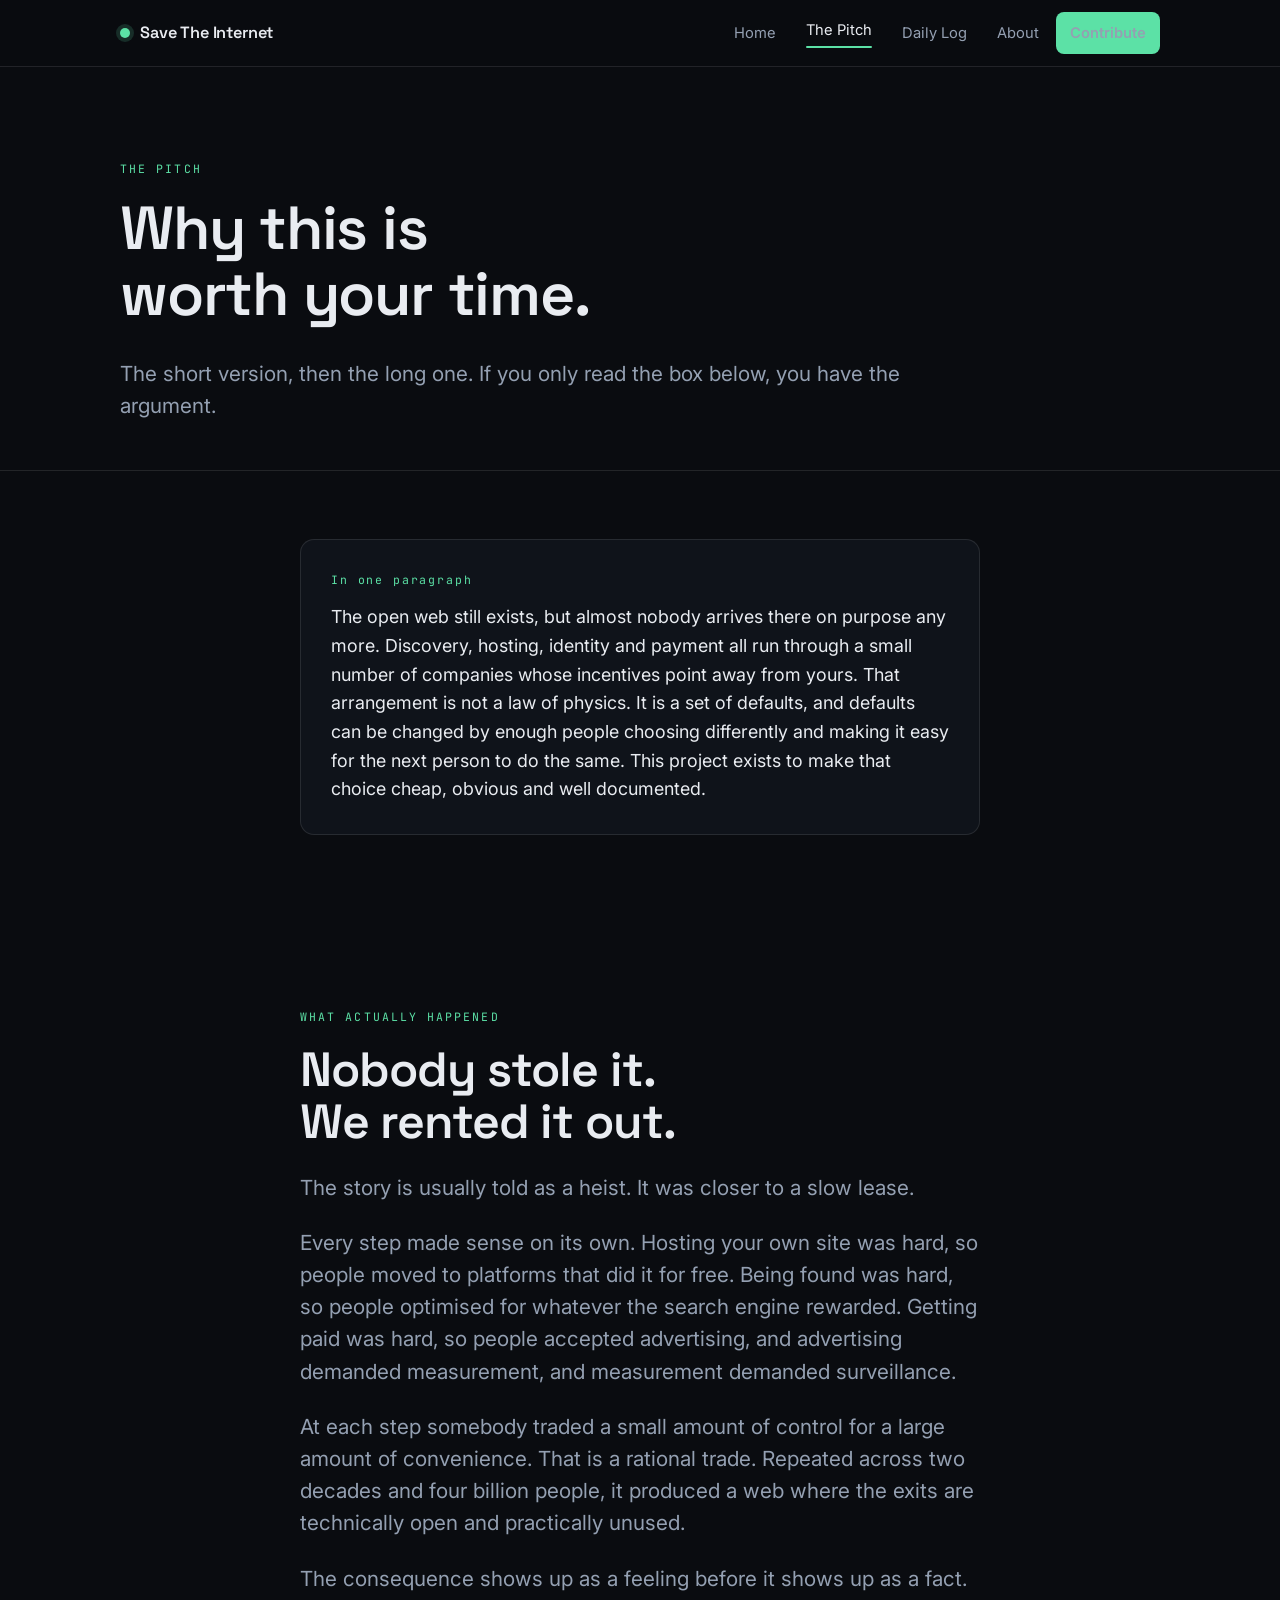
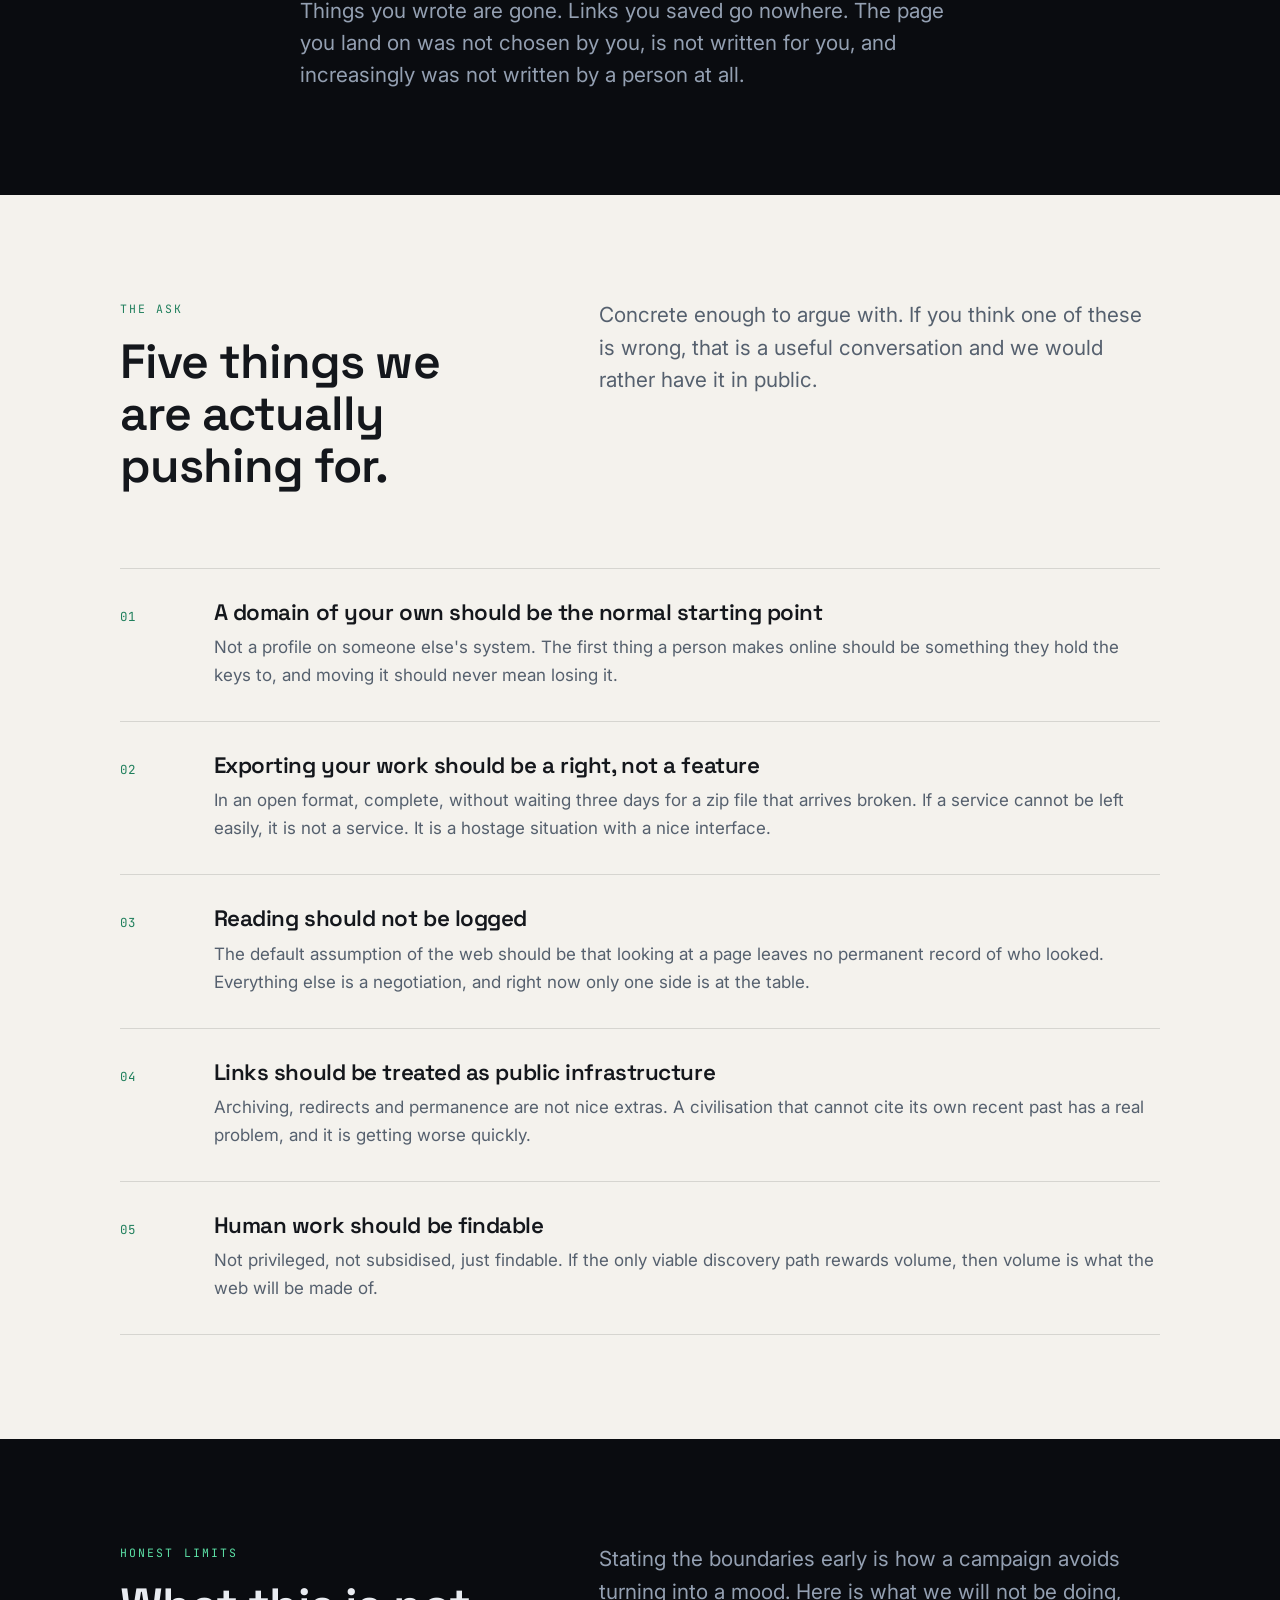
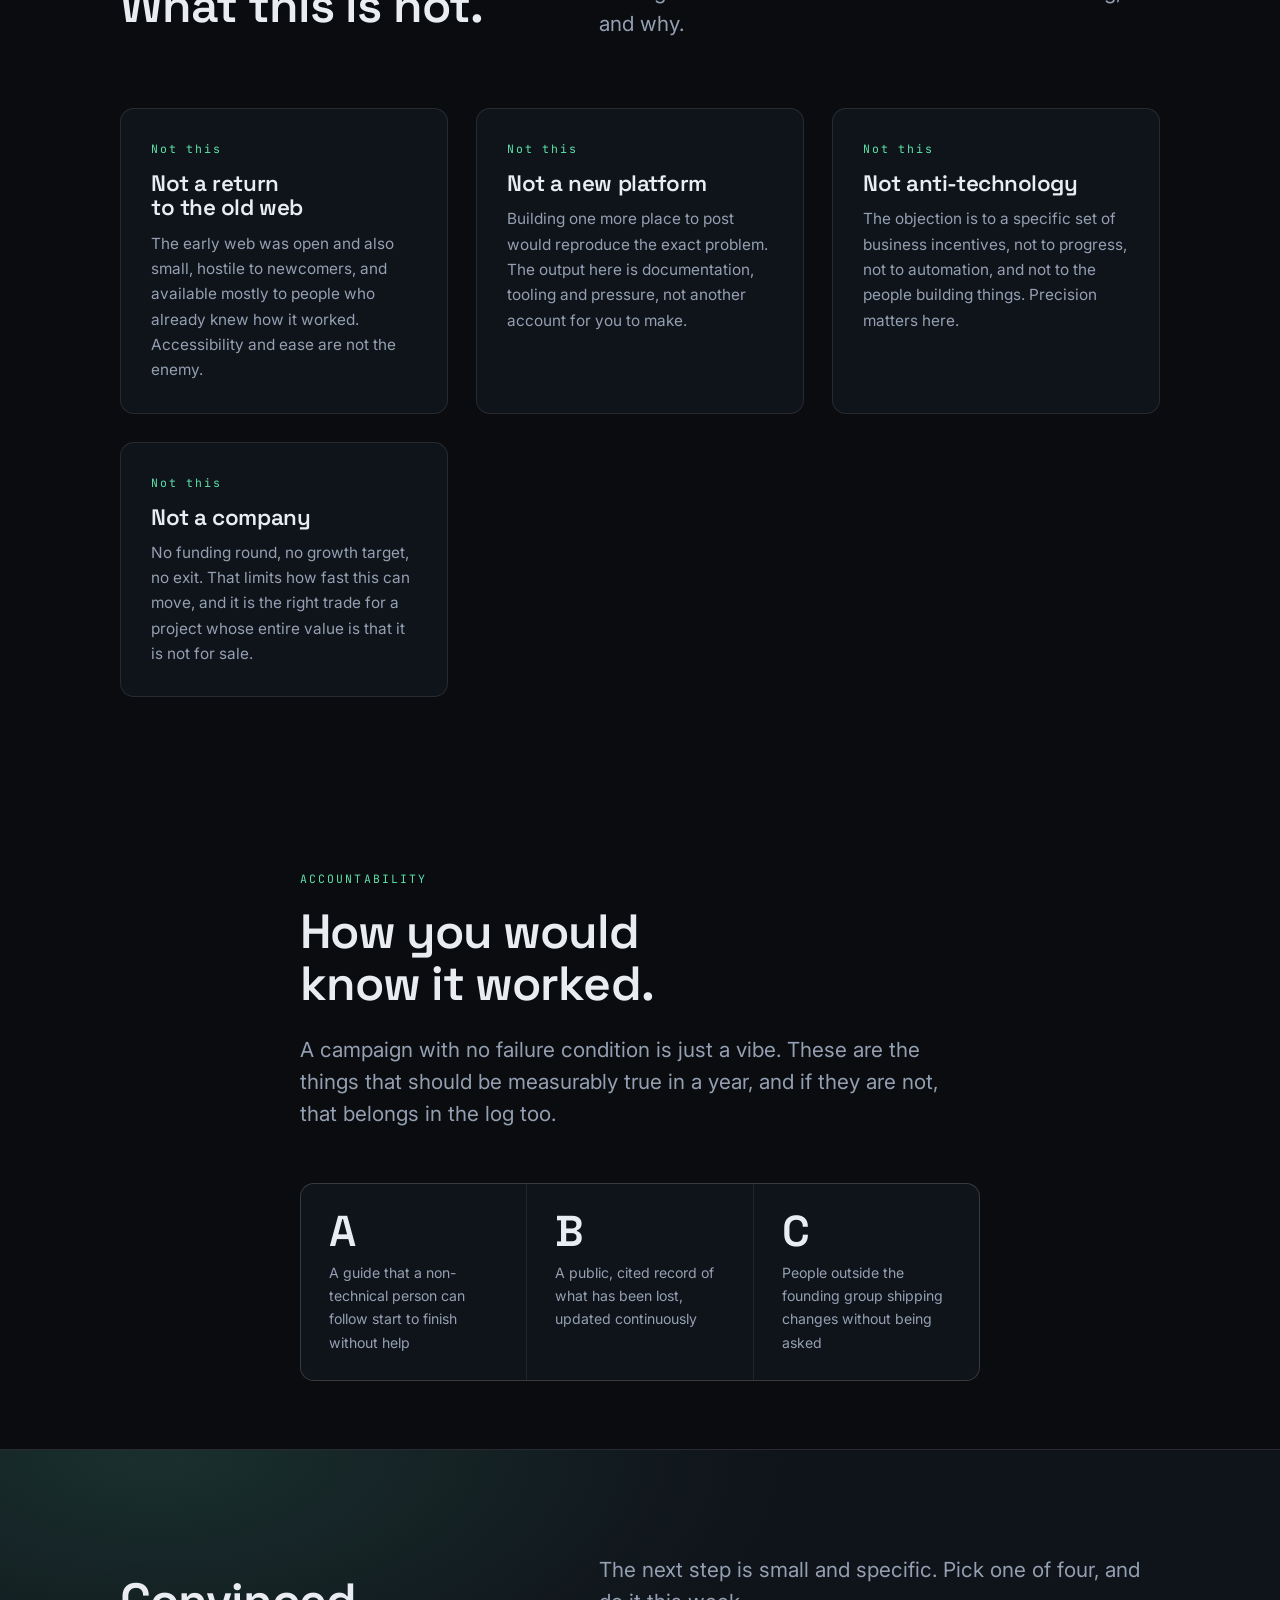
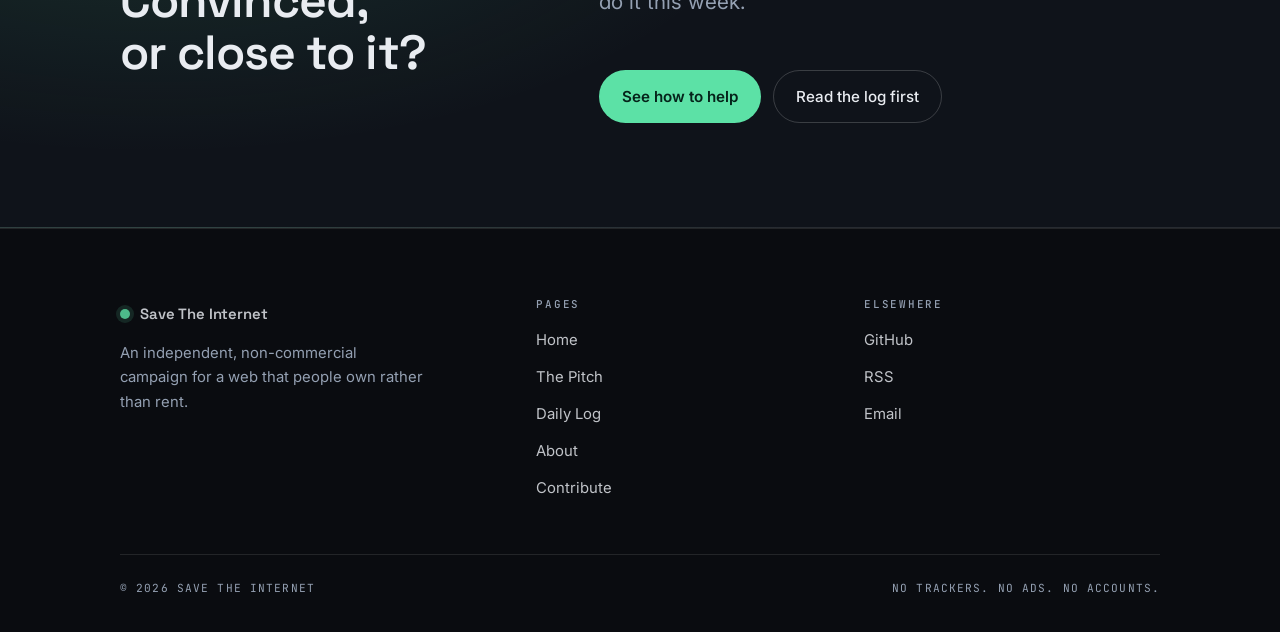
<file: pitch.html>
<!DOCTYPE html>
<html lang="en">
<head>
<meta charset="utf-8">
<meta name="viewport" content="width=device-width, initial-scale=1">
<title>The Pitch &middot; Save The Internet</title>
<meta name="description" content="The full argument: what broke, why it was not inevitable, what we are asking for, and how you would know if it worked.">
<link rel="icon" href="data:image/svg+xml,%3Csvg xmlns='http://www.w3.org/2000/svg' viewBox='0 0 32 32'%3E%3Crect width='32' height='32' rx='8' fill='%230A0C10'/%3E%3Ccircle cx='16' cy='16' r='7' fill='%235CE1A6'/%3E%3C/svg%3E">
<link rel="preconnect" href="https://fonts.googleapis.com">
<link rel="preconnect" href="https://fonts.gstatic.com" crossorigin>
<link href="https://fonts.googleapis.com/css2?family=Inter:wght@400;500;600&family=JetBrains+Mono:wght@400;500&family=Space+Grotesk:wght@500;600;700&display=swap" rel="stylesheet">
<link rel="stylesheet" href="assets/css/style.css">
</head>
<body>

<a class="skip-link" href="#main">Skip to content</a>

<header class="site-header">
  <div class="wrap">
    <nav class="nav" aria-label="Primary">
      <a class="brand" href="index.html">
        <span class="brand-dot" aria-hidden="true"></span>
        Save The Internet
      </a>
      <button class="nav-toggle" type="button" aria-expanded="false" aria-controls="nav-links" aria-label="Open menu">
        <span aria-hidden="true"></span>
      </button>
      <ul class="nav-links" id="nav-links">
        <li><a href="index.html">Home</a></li>
        <li><a href="pitch.html" aria-current="page">The Pitch</a></li>
        <li><a href="daily.html">Daily Log</a></li>
        <li><a href="about.html">About</a></li>
        <li class="nav-cta"><a class="btn btn--primary btn--sm" href="contribute.html">Contribute</a></li>
      </ul>
    </nav>
  </div>
</header>

<main id="main">

  <section class="page-head">
    <div class="wrap">
      <span class="eyebrow">The pitch</span>
      <h1>Why this is worth your time.</h1>
      <p class="lead">
        The short version, then the long one. If you only read the box below, you have the argument.
      </p>
    </div>
  </section>

  <!-- Summary -------------------------------------------------------------- -->
  <section class="section section--tight">
    <div class="wrap wrap--narrow">
      <div class="card" data-reveal>
        <span class="card-num">In one paragraph</span>
        <p style="font-size:1.12rem;line-height:1.6;color:var(--text)">
          The open web still exists, but almost nobody arrives there on purpose any more. Discovery,
          hosting, identity and payment all run through a small number of companies whose incentives
          point away from yours. That arrangement is not a law of physics. It is a set of defaults,
          and defaults can be changed by enough people choosing differently and making it easy for
          the next person to do the same. This project exists to make that choice cheap, obvious and
          well documented.
        </p>
      </div>
    </div>
  </section>

  <!-- Narrative ------------------------------------------------------------ -->
  <section class="section">
    <div class="wrap wrap--narrow">
      <span class="eyebrow" data-reveal>What actually happened</span>
      <h2 data-reveal>Nobody stole it. We rented it out.</h2>

      <div data-reveal>
        <p class="lead">
          The story is usually told as a heist. It was closer to a slow lease.
        </p>
        <p class="lead">
          Every step made sense on its own. Hosting your own site was hard, so people moved to
          platforms that did it for free. Being found was hard, so people optimised for whatever the
          search engine rewarded. Getting paid was hard, so people accepted advertising, and
          advertising demanded measurement, and measurement demanded surveillance.
        </p>
        <p class="lead">
          At each step somebody traded a small amount of control for a large amount of convenience.
          That is a rational trade. Repeated across two decades and four billion people, it produced
          a web where the exits are technically open and practically unused.
        </p>
        <p class="lead">
          The consequence shows up as a feeling before it shows up as a fact. Things you wrote are
          gone. Links you saved go nowhere. The page you land on was not chosen by you, is not
          written for you, and increasingly was not written by a person at all.
        </p>
      </div>
    </div>
  </section>

  <!-- The asks ------------------------------------------------------------- -->
  <section class="section section--paper">
    <div class="wrap">
      <div class="split mb-l">
        <div data-reveal>
          <span class="eyebrow">The ask</span>
          <h2>Five things we are actually pushing for.</h2>
        </div>
        <p class="lead" data-reveal>
          Concrete enough to argue with. If you think one of these is wrong, that is a useful
          conversation and we would rather have it in public.
        </p>
      </div>

      <ol class="manifesto">
        <li data-reveal>
          <div>
            <h3>A domain of your own should be the normal starting point</h3>
            <p>
              Not a profile on someone else's system. The first thing a person makes online should be
              something they hold the keys to, and moving it should never mean losing it.
            </p>
          </div>
        </li>
        <li data-reveal>
          <div>
            <h3>Exporting your work should be a right, not a feature</h3>
            <p>
              In an open format, complete, without waiting three days for a zip file that arrives
              broken. If a service cannot be left easily, it is not a service. It is a hostage
              situation with a nice interface.
            </p>
          </div>
        </li>
        <li data-reveal>
          <div>
            <h3>Reading should not be logged</h3>
            <p>
              The default assumption of the web should be that looking at a page leaves no permanent
              record of who looked. Everything else is a negotiation, and right now only one side is
              at the table.
            </p>
          </div>
        </li>
        <li data-reveal>
          <div>
            <h3>Links should be treated as public infrastructure</h3>
            <p>
              Archiving, redirects and permanence are not nice extras. A civilisation that cannot
              cite its own recent past has a real problem, and it is getting worse quickly.
            </p>
          </div>
        </li>
        <li data-reveal>
          <div>
            <h3>Human work should be findable</h3>
            <p>
              Not privileged, not subsidised, just findable. If the only viable discovery path
              rewards volume, then volume is what the web will be made of.
            </p>
          </div>
        </li>
      </ol>
    </div>
  </section>

  <!-- Objections ----------------------------------------------------------- -->
  <section class="section">
    <div class="wrap">
      <div class="split mb-l">
        <div data-reveal>
          <span class="eyebrow">Honest limits</span>
          <h2>What this is not.</h2>
        </div>
        <p class="lead" data-reveal>
          Stating the boundaries early is how a campaign avoids turning into a mood. Here is what we
          will not be doing, and why.
        </p>
      </div>

      <div class="grid grid--wide">
        <div class="card" data-reveal>
          <span class="card-num">Not this</span>
          <h3>Not a return to the old web</h3>
          <p>
            The early web was open and also small, hostile to newcomers, and available mostly to
            people who already knew how it worked. Accessibility and ease are not the enemy.
          </p>
        </div>
        <div class="card" data-reveal>
          <span class="card-num">Not this</span>
          <h3>Not a new platform</h3>
          <p>
            Building one more place to post would reproduce the exact problem. The output here is
            documentation, tooling and pressure, not another account for you to make.
          </p>
        </div>
        <div class="card" data-reveal>
          <span class="card-num">Not this</span>
          <h3>Not anti-technology</h3>
          <p>
            The objection is to a specific set of business incentives, not to progress, not to
            automation, and not to the people building things. Precision matters here.
          </p>
        </div>
        <div class="card" data-reveal>
          <span class="card-num">Not this</span>
          <h3>Not a company</h3>
          <p>
            No funding round, no growth target, no exit. That limits how fast this can move, and it
            is the right trade for a project whose entire value is that it is not for sale.
          </p>
        </div>
      </div>
    </div>
  </section>

  <!-- Success -------------------------------------------------------------- -->
  <section class="section section--tight">
    <div class="wrap wrap--narrow">
      <span class="eyebrow" data-reveal>Accountability</span>
      <h2 data-reveal>How you would know it worked.</h2>
      <p class="lead mb-l" data-reveal>
        A campaign with no failure condition is just a vibe. These are the things that should be
        measurably true in a year, and if they are not, that belongs in the log too.
      </p>
      <div class="stats" data-reveal>
        <div class="stat">
          <b>A</b>
          <span>A guide that a non-technical person can follow start to finish without help</span>
        </div>
        <div class="stat">
          <b>B</b>
          <span>A public, cited record of what has been lost, updated continuously</span>
        </div>
        <div class="stat">
          <b>C</b>
          <span>People outside the founding group shipping changes without being asked</span>
        </div>
      </div>
    </div>
  </section>

  <section class="section cta-band">
    <div class="wrap">
      <div class="split split--center">
        <div data-reveal>
          <h2>Convinced, or close to it?</h2>
        </div>
        <div data-reveal>
          <p class="lead">
            The next step is small and specific. Pick one of four, and do it this week.
          </p>
          <div class="btn-row mt-l">
            <a class="btn btn--primary" href="contribute.html">See how to help</a>
            <a class="btn btn--ghost" href="daily.html">Read the log first</a>
          </div>
        </div>
      </div>
    </div>
  </section>

</main>

<footer class="site-footer">
  <div class="wrap">
    <div class="footer-top">
      <div class="footer-col">
        <a class="brand" href="index.html" style="margin-bottom:14px">
          <span class="brand-dot" aria-hidden="true"></span>
          Save The Internet
        </a>
        <p>An independent, non-commercial campaign for a web that people own rather than rent.</p>
      </div>
      <div class="footer-col">
        <h4>Pages</h4>
        <ul>
          <li><a href="index.html">Home</a></li>
          <li><a href="pitch.html">The Pitch</a></li>
          <li><a href="daily.html">Daily Log</a></li>
          <li><a href="about.html">About</a></li>
          <li><a href="contribute.html">Contribute</a></li>
        </ul>
      </div>
      <div class="footer-col">
        <h4>Elsewhere</h4>
        <ul>
          <li><a href="#">GitHub</a></li>
          <li><a href="#">RSS</a></li>
          <li><a href="#">Email</a></li>
        </ul>
      </div>
    </div>
    <div class="footer-bottom">
      <span>&copy; 2026 Save The Internet</span>
      <span>No trackers. No ads. No accounts.</span>
    </div>
  </div>
</footer>

<script src="assets/js/main.js"></script>
</body>
</html>
</file>
<file: assets/css/style.css>
/* ==========================================================================
   Save The Internet - global stylesheet
   One file, no build step. Edit freely.
   ========================================================================== */

/* ---- 1. Tokens ---------------------------------------------------------- */
:root {
  --ink:      #0A0C10;
  --ink-2:    #0F131A;
  --ink-3:    #161C26;
  --line:     rgba(255, 255, 255, 0.10);
  --line-2:   rgba(255, 255, 255, 0.18);
  --text:     #E9ECF1;
  --muted:    #94A0B2;
  --accent:   #5CE1A6;
  --accent-d: #1F7F5C;
  --warn:     #FF7A66;
  --paper:    #F4F2ED;
  --paper-tx: #14171C;
  --paper-mu: #55606E;

  --font-display: "Space Grotesk", "Segoe UI", system-ui, sans-serif;
  --font-body:    "Inter", "Segoe UI", system-ui, sans-serif;
  --font-mono:    "JetBrains Mono", ui-monospace, "Cascadia Mono", monospace;

  --wrap:   1120px;
  --gutter: clamp(20px, 5vw, 40px);
  --radius: 14px;

  --step-hero: clamp(2.6rem, 7.5vw, 5.4rem);
  --step-h2:   clamp(1.9rem, 4.4vw, 3rem);
  --step-h3:   clamp(1.15rem, 2.2vw, 1.4rem);
  --step-lead: clamp(1.05rem, 1.9vw, 1.3rem);
}

/* ---- 2. Reset ----------------------------------------------------------- */
*, *::before, *::after { box-sizing: border-box; }

html { -webkit-text-size-adjust: 100%; scroll-behavior: smooth; }

body {
  margin: 0;
  background: var(--ink);
  color: var(--text);
  font-family: var(--font-body);
  font-size: 17px;
  line-height: 1.65;
  font-weight: 400;
  -webkit-font-smoothing: antialiased;
  overflow-x: hidden;
}

img, svg, video { max-width: 100%; height: auto; display: block; }

h1, h2, h3, h4 {
  font-family: var(--font-display);
  font-weight: 600;
  line-height: 1.08;
  letter-spacing: -0.02em;
  margin: 0 0 0.5em;
  text-wrap: balance;
}

p { margin: 0 0 1.1em; }
p:last-child { margin-bottom: 0; }

a { color: inherit; }

ul, ol { margin: 0 0 1.1em; padding-left: 1.2em; }
li { margin-bottom: 0.5em; }

:focus-visible {
  outline: 2px solid var(--accent);
  outline-offset: 3px;
  border-radius: 4px;
}

.skip-link {
  position: absolute; left: -9999px; top: 0;
  background: var(--accent); color: #05231A;
  padding: 12px 18px; font-weight: 600; z-index: 999;
}
.skip-link:focus { left: 12px; top: 12px; }

/* ---- 3. Layout ---------------------------------------------------------- */
.wrap {
  width: 100%;
  max-width: var(--wrap);
  margin-inline: auto;
  padding-inline: var(--gutter);
}

.wrap--narrow { max-width: 760px; }

.section { padding-block: clamp(56px, 9vw, 104px); }
.section--tight { padding-block: clamp(40px, 6vw, 68px); }

.section--paper {
  background: var(--paper);
  color: var(--paper-tx);
}
.section--paper .muted { color: var(--paper-mu); }
.section--paper .card {
  background: #fff;
  border-color: rgba(0, 0, 0, 0.10);
}
.section--paper .eyebrow { color: var(--accent-d); }

.rule { height: 1px; background: var(--line); border: 0; margin: 0; }

/* ---- 4. Type helpers ---------------------------------------------------- */
.eyebrow {
  font-family: var(--font-mono);
  font-size: 0.72rem;
  letter-spacing: 0.18em;
  text-transform: uppercase;
  color: var(--accent);
  margin: 0 0 18px;
  display: block;
}

.lead {
  font-size: var(--step-lead);
  line-height: 1.55;
  color: var(--muted);
  max-width: 60ch;
}
.section--paper .lead { color: var(--paper-mu); }

.muted { color: var(--muted); }

h2 { font-size: var(--step-h2); }
h3 { font-size: var(--step-h3); }

.mono { font-family: var(--font-mono); }

/* ---- 5. Header / nav ---------------------------------------------------- */
.site-header {
  position: sticky;
  top: 0;
  z-index: 100;
  background: rgba(10, 12, 16, 0.82);
  backdrop-filter: blur(14px);
  -webkit-backdrop-filter: blur(14px);
  border-bottom: 1px solid var(--line);
}

.nav {
  display: flex;
  align-items: center;
  justify-content: space-between;
  gap: 20px;
  min-height: 66px;
}

.brand {
  display: inline-flex;
  align-items: center;
  gap: 10px;
  font-family: var(--font-display);
  font-weight: 600;
  font-size: 1.02rem;
  letter-spacing: -0.01em;
  text-decoration: none;
  color: var(--text);
  flex-shrink: 0;
}

.brand-dot {
  width: 10px; height: 10px;
  border-radius: 50%;
  background: var(--accent);
  box-shadow: 0 0 0 4px rgba(92, 225, 166, 0.16);
  flex-shrink: 0;
  animation: pulse 2.8s ease-in-out infinite;
}

@keyframes pulse {
  0%, 100% { box-shadow: 0 0 0 4px rgba(92, 225, 166, 0.16); }
  50%      { box-shadow: 0 0 0 8px rgba(92, 225, 166, 0.05); }
}

.nav-links {
  display: flex;
  align-items: center;
  gap: 4px;
  list-style: none;
  margin: 0;
  padding: 0;
}
.nav-links li { margin: 0; }

.nav-links a {
  display: block;
  padding: 8px 13px;
  font-size: 0.92rem;
  text-decoration: none;
  color: var(--muted);
  border-radius: 8px;
  transition: color 0.18s ease, background 0.18s ease;
}
.nav-links a:hover { color: var(--text); background: rgba(255, 255, 255, 0.05); }
.nav-links a[aria-current="page"] { color: var(--text); }
.nav-links a[aria-current="page"]::after {
  content: "";
  display: block;
  height: 2px;
  background: var(--accent);
  border-radius: 2px;
  margin-top: 4px;
}

.nav-cta { margin-left: 8px; }

.nav-toggle {
  display: none;
  width: 42px; height: 42px;
  align-items: center;
  justify-content: center;
  background: transparent;
  border: 1px solid var(--line-2);
  border-radius: 10px;
  color: var(--text);
  cursor: pointer;
  padding: 0;
}
.nav-toggle span {
  display: block;
  width: 18px; height: 1.5px;
  background: currentColor;
  position: relative;
  transition: background 0.2s ease;
}
.nav-toggle span::before,
.nav-toggle span::after {
  content: "";
  position: absolute;
  left: 0;
  width: 18px; height: 1.5px;
  background: currentColor;
  transition: transform 0.24s ease;
}
.nav-toggle span::before { top: -6px; }
.nav-toggle span::after  { top: 6px; }

.nav-toggle[aria-expanded="true"] span { background: transparent; }
.nav-toggle[aria-expanded="true"] span::before { transform: translateY(6px) rotate(45deg); }
.nav-toggle[aria-expanded="true"] span::after  { transform: translateY(-6px) rotate(-45deg); }

@media (max-width: 860px) {
  .nav-toggle { display: inline-flex; }
  .nav-links {
    position: absolute;
    top: 100%;
    left: 0;
    right: 0;
    flex-direction: column;
    align-items: stretch;
    gap: 2px;
    padding: 10px var(--gutter) 22px;
    background: var(--ink-2);
    border-bottom: 1px solid var(--line);
    display: none;
  }
  .nav-links.is-open { display: flex; }
  .nav-links a { padding: 13px 4px; font-size: 1.02rem; }
  .nav-links a[aria-current="page"]::after { width: 22px; }
  .nav-cta { margin: 10px 0 0; }
  .nav-cta .btn { width: 100%; justify-content: center; }
}

/* ---- 6. Buttons --------------------------------------------------------- */
.btn {
  display: inline-flex;
  align-items: center;
  justify-content: center;
  gap: 9px;
  padding: 13px 22px;
  border-radius: 999px;
  font-family: var(--font-body);
  font-size: 0.95rem;
  font-weight: 500;
  text-decoration: none;
  border: 1px solid transparent;
  cursor: pointer;
  transition: transform 0.16s ease, background 0.18s ease, border-color 0.18s ease, opacity 0.18s ease;
  white-space: nowrap;
}
.btn:hover { transform: translateY(-1px); }
.btn:active { transform: translateY(0); }

.btn--primary { background: var(--accent); color: #05231A; font-weight: 600; }
.btn--primary:hover { background: #7BEBB8; }

.btn--ghost { border-color: var(--line-2); color: var(--text); background: transparent; }
.btn--ghost:hover { border-color: var(--text); background: rgba(255, 255, 255, 0.04); }

.btn--sm { padding: 9px 16px; font-size: 0.87rem; }

.section--paper .btn--ghost { border-color: rgba(0, 0, 0, 0.20); color: var(--paper-tx); }
.section--paper .btn--ghost:hover { border-color: var(--paper-tx); background: rgba(0, 0, 0, 0.04); }

.btn-row {
  display: flex;
  flex-wrap: wrap;
  gap: 12px;
  align-items: center;
}

/* ---- 7. Hero ------------------------------------------------------------ */
.hero {
  position: relative;
  padding-block: clamp(64px, 12vw, 132px);
  overflow: hidden;
  border-bottom: 1px solid var(--line);
}

.hero::before {
  content: "";
  position: absolute;
  inset: -30% -10% auto -10%;
  height: 620px;
  background:
    radial-gradient(52% 60% at 22% 30%, rgba(92, 225, 166, 0.16), transparent 68%),
    radial-gradient(46% 54% at 78% 14%, rgba(88, 130, 255, 0.13), transparent 66%);
  pointer-events: none;
  z-index: 0;
}

.hero .wrap { position: relative; z-index: 1; }

.hero h1 {
  font-size: var(--step-hero);
  max-width: 15ch;
  margin-bottom: 24px;
}

.hero .lead { max-width: 54ch; margin-bottom: 34px; font-size: clamp(1.08rem, 2.1vw, 1.35rem); }

.hero-meta {
  margin-top: 40px;
  padding-top: 22px;
  border-top: 1px solid var(--line);
  display: flex;
  flex-wrap: wrap;
  gap: 10px 26px;
  font-family: var(--font-mono);
  font-size: 0.75rem;
  letter-spacing: 0.08em;
  text-transform: uppercase;
  color: var(--muted);
}

.page-head {
  padding-block: clamp(52px, 8vw, 92px) clamp(30px, 4vw, 48px);
  border-bottom: 1px solid var(--line);
}
.page-head h1 { font-size: clamp(2.2rem, 5.6vw, 3.8rem); max-width: 18ch; }

/* ---- 8. Grids and cards ------------------------------------------------- */
.grid {
  display: grid;
  gap: 20px;
  grid-template-columns: repeat(auto-fit, minmax(260px, 1fr));
}
.grid--2 { grid-template-columns: repeat(auto-fit, minmax(320px, 1fr)); }
.grid--wide { gap: 28px; }

.card {
  background: var(--ink-2);
  border: 1px solid var(--line);
  border-radius: var(--radius);
  padding: clamp(22px, 3vw, 30px);
  transition: border-color 0.2s ease, transform 0.2s ease;
}
.card--link { text-decoration: none; display: block; }
.card--link:hover { border-color: var(--line-2); transform: translateY(-3px); }

.card h3 { margin-bottom: 10px; }
.card p { color: var(--muted); font-size: 0.96rem; }
.section--paper .card p { color: var(--paper-mu); }

.card-num {
  font-family: var(--font-mono);
  font-size: 0.72rem;
  letter-spacing: 0.16em;
  color: var(--accent);
  display: block;
  margin-bottom: 14px;
}
.section--paper .card-num { color: var(--accent-d); }

.card--warn .card-num { color: var(--warn); }

/* ---- 9. Stats ----------------------------------------------------------- */
.stats {
  display: grid;
  gap: 1px;
  grid-template-columns: repeat(auto-fit, minmax(200px, 1fr));
  background: var(--line);
  border: 1px solid var(--line);
  border-radius: var(--radius);
  overflow: hidden;
}
.stat { background: var(--ink-2); padding: 26px clamp(18px, 2.6vw, 28px); }
.stat b {
  display: block;
  font-family: var(--font-display);
  font-size: clamp(1.9rem, 4.2vw, 2.7rem);
  font-weight: 600;
  letter-spacing: -0.03em;
  line-height: 1;
  margin-bottom: 8px;
}
.stat span { font-size: 0.88rem; color: var(--muted); display: block; }
.stat small {
  display: block;
  margin-top: 10px;
  font-family: var(--font-mono);
  font-size: 0.66rem;
  letter-spacing: 0.1em;
  text-transform: uppercase;
  color: rgba(148, 160, 178, 0.7);
}

/* ---- 10. Quote ---------------------------------------------------------- */
.quote {
  border-left: 2px solid var(--accent);
  padding-left: clamp(20px, 3vw, 32px);
  max-width: 26ch;
  font-family: var(--font-display);
  font-size: clamp(1.5rem, 3.4vw, 2.2rem);
  line-height: 1.25;
  letter-spacing: -0.02em;
}
.quote cite {
  display: block;
  margin-top: 18px;
  font-family: var(--font-mono);
  font-size: 0.72rem;
  font-style: normal;
  letter-spacing: 0.14em;
  text-transform: uppercase;
  color: var(--muted);
}

/* ---- 11. Manifesto list ------------------------------------------------- */
.manifesto { list-style: none; padding: 0; margin: 0; counter-reset: m; }
.manifesto li {
  counter-increment: m;
  border-top: 1px solid var(--line);
  padding: clamp(22px, 3.4vw, 32px) 0;
  display: grid;
  grid-template-columns: 68px 1fr;
  gap: clamp(12px, 2vw, 26px);
  margin: 0;
}
.manifesto li:last-child { border-bottom: 1px solid var(--line); }
.manifesto li::before {
  content: counter(m, decimal-leading-zero);
  font-family: var(--font-mono);
  font-size: 0.78rem;
  letter-spacing: 0.1em;
  color: var(--accent);
  padding-top: 6px;
}
.manifesto h3 { margin-bottom: 8px; }
.manifesto p { color: var(--muted); margin: 0; }
.section--paper .manifesto li { border-color: rgba(0, 0, 0, 0.12); }
.section--paper .manifesto p { color: var(--paper-mu); }
.section--paper .manifesto li::before { color: var(--accent-d); }

@media (max-width: 560px) {
  .manifesto li { grid-template-columns: 1fr; gap: 6px; }
  .manifesto li::before { padding-top: 0; }
}

/* ---- 12. Split ---------------------------------------------------------- */
.split {
  display: grid;
  gap: clamp(28px, 5vw, 64px);
  grid-template-columns: minmax(0, 0.85fr) minmax(0, 1.15fr);
  align-items: start;
}
@media (max-width: 860px) { .split { grid-template-columns: 1fr; } }

.split--center { align-items: center; }

/* ---- 13. Log entries (daily) -------------------------------------------- */
.log { display: grid; gap: 0; }

.log-entry {
  display: grid;
  grid-template-columns: 148px 1fr;
  gap: clamp(14px, 3vw, 34px);
  padding: clamp(26px, 4vw, 40px) 0;
  border-top: 1px solid var(--line);
}
.log-entry:last-child { border-bottom: 1px solid var(--line); }

.log-meta {
  font-family: var(--font-mono);
  font-size: 0.72rem;
  letter-spacing: 0.1em;
  text-transform: uppercase;
  color: var(--muted);
  padding-top: 6px;
}
.log-meta b {
  display: block;
  color: var(--accent);
  font-weight: 500;
  margin-bottom: 6px;
}
.log-body h3 { margin-bottom: 12px; }
.log-body p { color: var(--muted); }
.log-body ul { color: var(--muted); font-size: 0.96rem; }

@media (max-width: 700px) {
  .log-entry { grid-template-columns: 1fr; gap: 12px; }
  .log-meta { padding-top: 0; display: flex; gap: 14px; align-items: baseline; }
  .log-meta b { margin-bottom: 0; }
}

.tag {
  display: inline-block;
  font-family: var(--font-mono);
  font-size: 0.66rem;
  letter-spacing: 0.12em;
  text-transform: uppercase;
  padding: 4px 9px;
  border: 1px solid var(--line-2);
  border-radius: 999px;
  color: var(--muted);
  margin: 0 6px 6px 0;
}

/* ---- 14. Forms ---------------------------------------------------------- */
.form { display: grid; gap: 16px; max-width: 520px; }

.field { display: grid; gap: 7px; }
.field label {
  font-family: var(--font-mono);
  font-size: 0.7rem;
  letter-spacing: 0.14em;
  text-transform: uppercase;
  color: var(--muted);
}
.field input,
.field textarea,
.field select {
  width: 100%;
  padding: 13px 15px;
  background: var(--ink-2);
  border: 1px solid var(--line-2);
  border-radius: 10px;
  color: var(--text);
  font-family: var(--font-body);
  font-size: 1rem;
}
.field input::placeholder,
.field textarea::placeholder { color: rgba(148, 160, 178, 0.55); }
.field input:focus,
.field textarea:focus,
.field select:focus { border-color: var(--accent); outline: none; }
.field textarea { min-height: 120px; resize: vertical; }

.form-note {
  font-size: 0.84rem;
  color: var(--muted);
}

.notice {
  border: 1px dashed var(--line-2);
  border-radius: 10px;
  padding: 14px 16px;
  font-size: 0.86rem;
  color: var(--muted);
  background: rgba(255, 255, 255, 0.02);
}
.notice b { color: var(--text); font-weight: 600; }

/* ---- 15. FAQ ------------------------------------------------------------ */
.faq { border-top: 1px solid var(--line); }
.faq details {
  border-bottom: 1px solid var(--line);
  padding: 20px 0;
}
.faq summary {
  cursor: pointer;
  font-family: var(--font-display);
  font-size: 1.08rem;
  font-weight: 600;
  letter-spacing: -0.01em;
  list-style: none;
  display: flex;
  justify-content: space-between;
  align-items: center;
  gap: 18px;
}
.faq summary::-webkit-details-marker { display: none; }
.faq summary::after {
  content: "+";
  font-family: var(--font-mono);
  color: var(--accent);
  font-size: 1.2rem;
  flex-shrink: 0;
  transition: transform 0.2s ease;
}
.faq details[open] summary::after { transform: rotate(45deg); }
.faq details > p { margin-top: 14px; color: var(--muted); max-width: 68ch; }

/* ---- 16. CTA band ------------------------------------------------------- */
.cta-band {
  background:
    radial-gradient(80% 130% at 12% 0%, rgba(92, 225, 166, 0.14), transparent 62%),
    var(--ink-2);
  border-top: 1px solid var(--line);
  border-bottom: 1px solid var(--line);
}
.cta-band h2 { max-width: 18ch; }

/* ---- 17. Footer --------------------------------------------------------- */
.site-footer {
  padding-block: clamp(44px, 6vw, 70px) 34px;
  border-top: 1px solid var(--line);
  background: var(--ink);
}
.footer-top {
  display: grid;
  gap: 32px;
  grid-template-columns: minmax(0, 1.3fr) repeat(auto-fit, minmax(140px, 1fr));
  margin-bottom: 44px;
}
.footer-col h4 {
  font-family: var(--font-mono);
  font-size: 0.68rem;
  font-weight: 500;
  letter-spacing: 0.16em;
  text-transform: uppercase;
  color: var(--muted);
  margin-bottom: 14px;
}
.footer-col ul { list-style: none; padding: 0; margin: 0; }
.footer-col li { margin-bottom: 9px; }
.footer-col a {
  text-decoration: none;
  color: var(--text);
  font-size: 0.93rem;
  opacity: 0.82;
  transition: opacity 0.18s ease;
}
.footer-col a:hover { opacity: 1; text-decoration: underline; text-underline-offset: 4px; }
.footer-col p { color: var(--muted); font-size: 0.93rem; max-width: 34ch; }

.footer-bottom {
  display: flex;
  flex-wrap: wrap;
  gap: 12px 24px;
  justify-content: space-between;
  align-items: center;
  padding-top: 24px;
  border-top: 1px solid var(--line);
  font-family: var(--font-mono);
  font-size: 0.7rem;
  letter-spacing: 0.1em;
  text-transform: uppercase;
  color: var(--muted);
}

/* ---- 18. Motion --------------------------------------------------------- */
[data-reveal] {
  opacity: 0;
  transform: translateY(18px);
  transition: opacity 0.8s cubic-bezier(0.22, 1, 0.36, 1),
              transform 0.8s cubic-bezier(0.22, 1, 0.36, 1);
}
[data-reveal].is-in { opacity: 1; transform: none; }

@media (prefers-reduced-motion: reduce) {
  html { scroll-behavior: auto; }
  *, *::before, *::after {
    animation-duration: 0.001ms !important;
    transition-duration: 0.001ms !important;
  }
  [data-reveal] { opacity: 1; transform: none; }
}

/* ---- 19. Utilities ------------------------------------------------------ */
.stack-sm > * + * { margin-top: 12px; }
.mt-l { margin-top: clamp(30px, 5vw, 52px); }
.mb-l { margin-bottom: clamp(30px, 5vw, 52px); }
.max-60 { max-width: 60ch; }
.center { text-align: center; margin-inline: auto; }
.visually-hidden {
  position: absolute; width: 1px; height: 1px;
  padding: 0; margin: -1px; overflow: hidden;
  clip: rect(0 0 0 0); white-space: nowrap; border: 0;
}
</file>
